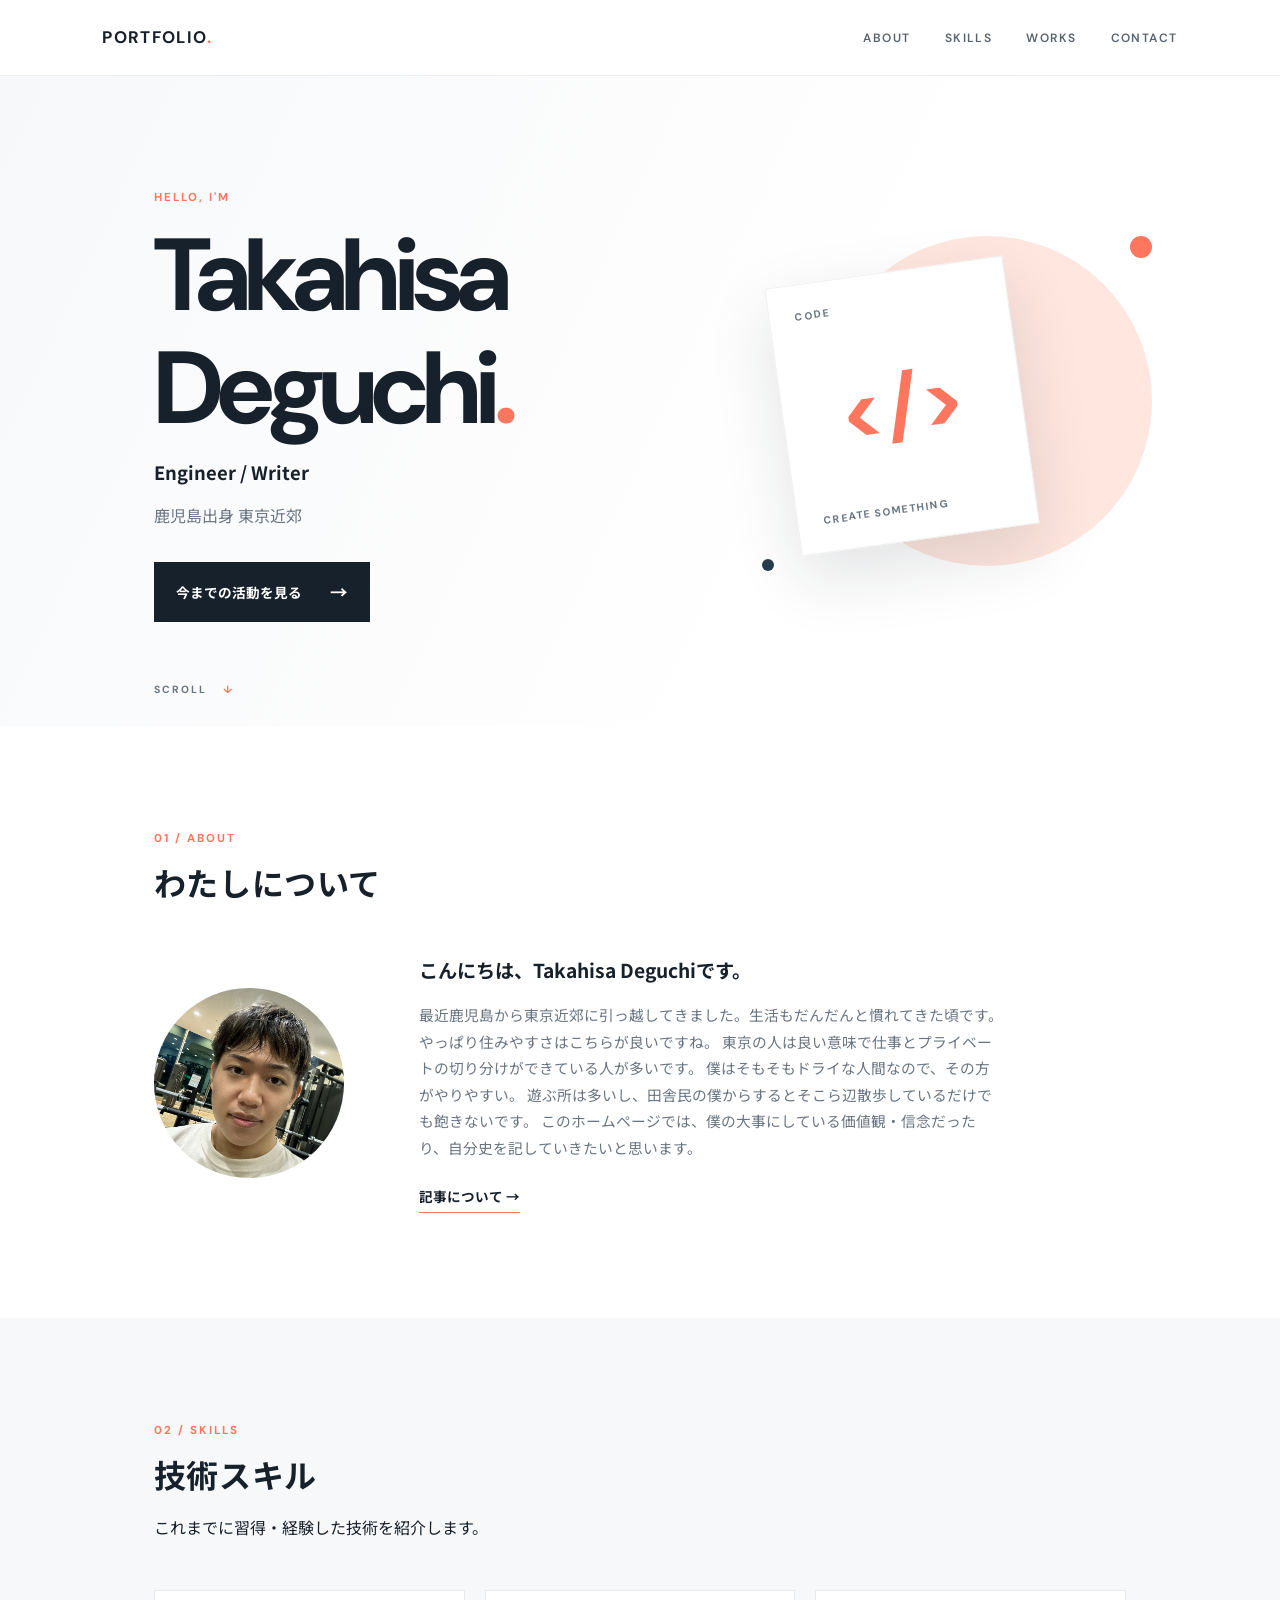
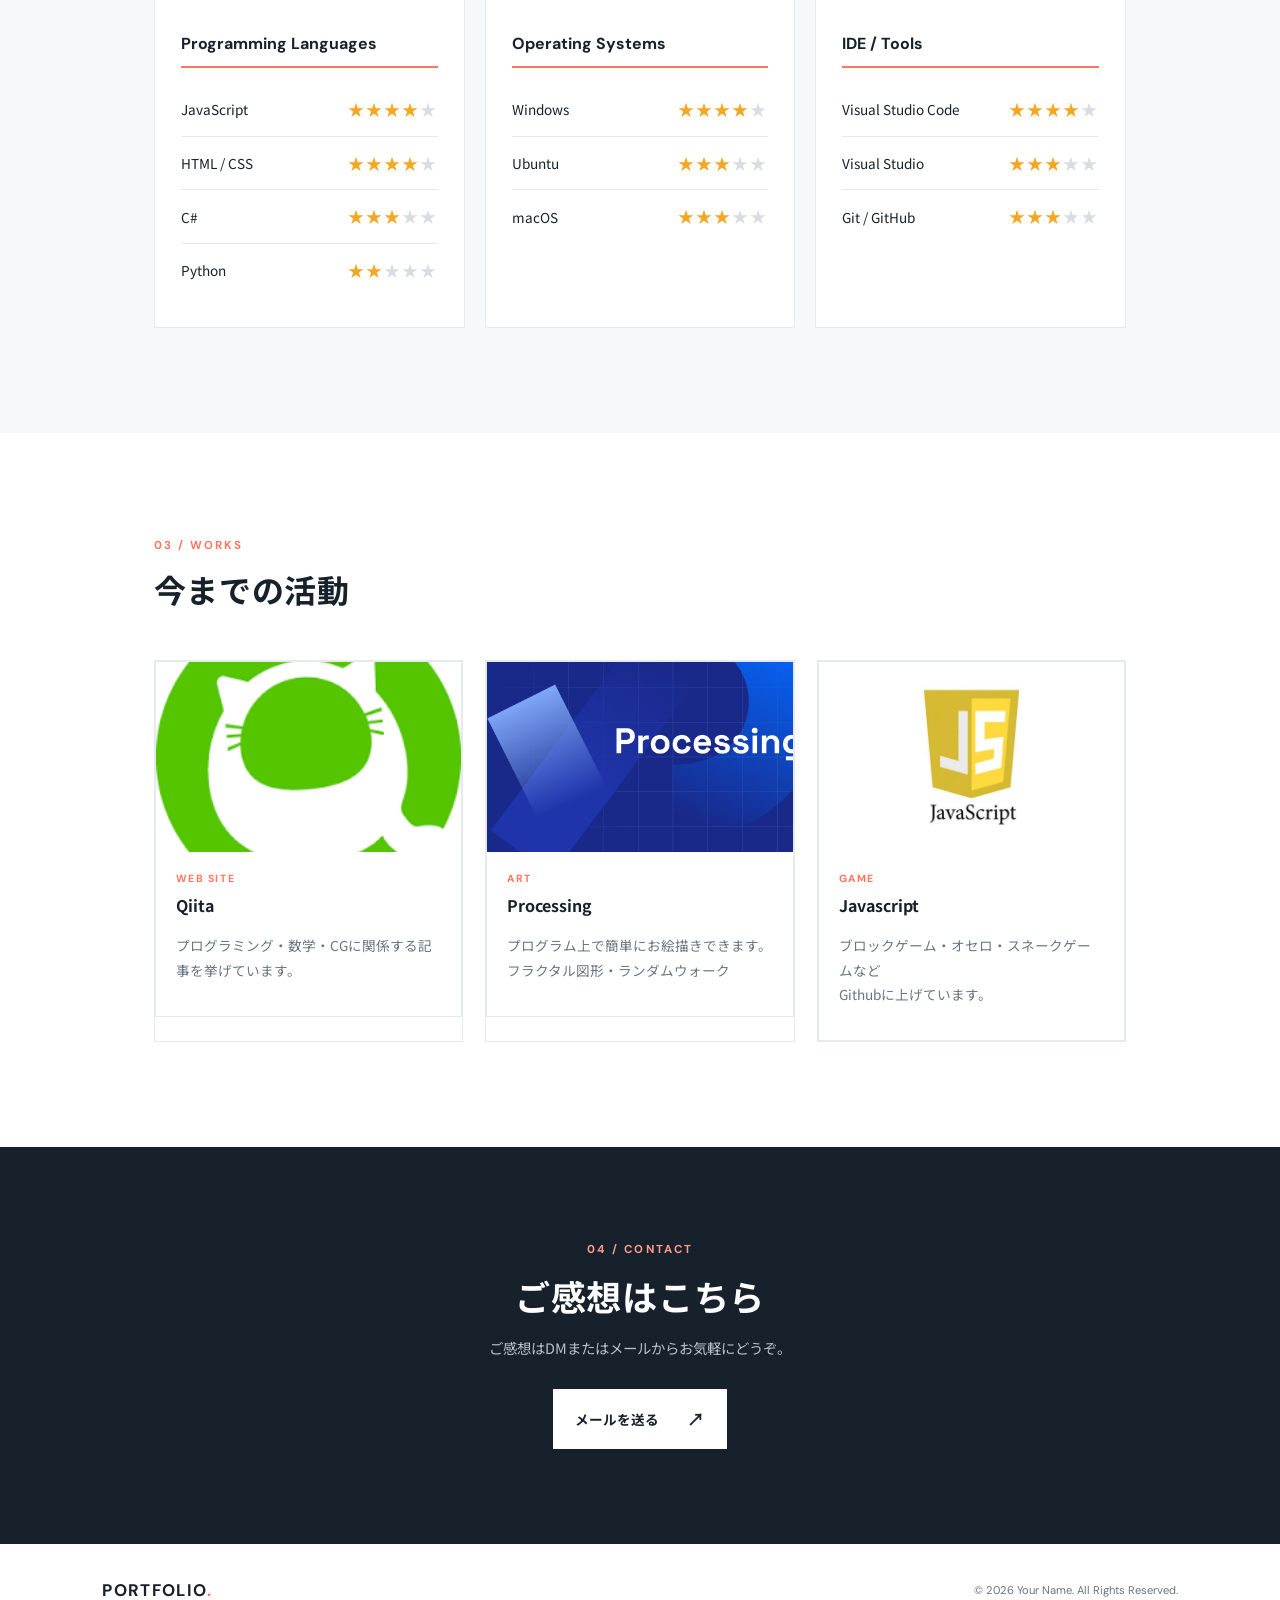
<file: MyHomePage/index.html>
<!DOCTYPE html>
<html lang="ja">
<head>
  <meta charset="UTF-8">
  <meta name="viewport" content="width=device-width, initial-scale=1.0">
  <meta name="description" content="プロフィール、スキル、制作実績を紹介するポートフォリオサイトです。">
  <title>Portfolio | Takahisa Deguchi</title>
  <link rel="preconnect" href="https://fonts.googleapis.com">
  <link rel="preconnect" href="https://fonts.gstatic.com" crossorigin>
  <link href="https://fonts.googleapis.com/css2?family=Noto+Sans+JP:wght@400;500;700&display=swap" rel="stylesheet">
  <link rel="stylesheet" href="css/style.css">
  <script src="script.js" defer></script>
</head>
<body>
  <header class="site-header">
    <a class="logo" href="#home">PORTFOLIO<span>.</span></a>
    <button class="menu-toggle" aria-label="メニューを開く" aria-expanded="false">☰</button>
    <nav class="nav" aria-label="メインナビゲーション">
      <a href="#about">ABOUT</a>
      <a href="#skills">SKILLS</a>
      <a href="#works">WORKS</a>
      <a href="#contact">CONTACT</a>
    </nav>
  </header>

  <main>
    <section class="hero" id="home">
      <div class="hero-content">
        <p class="eyebrow">HELLO, I'M</p>
        <h1>Takahisa Deguchi<span>.</span></h1>
        <p class="hero-lead">Engineer / Writer</p>
        <p class="hero-description">鹿児島出身 東京近郊</p>
        <a class="button" href="#works">今までの活動を見る <span>→</span></a>
      </div>
      <div class="hero-art" aria-hidden="true">
        <div class="art-circle"></div>
        <div class="art-card"><span>CODE</span><strong>&lt;/&gt;</strong><small>CREATE SOMETHING</small></div>
        <div class="art-dot dot-one"></div><div class="art-dot dot-two"></div>
      </div>
      <a class="scroll-cue" href="#about">SCROLL <span>↓</span></a>
    </section>

    <section class="section about" id="about">
      <div class="section-heading"><p class="eyebrow">01 / ABOUT</p><h2>わたしについて</h2></div>
      <div class="about-body">
        <div class="avatar">
          <img src="images/profile1.JPG" alt="プロフィール画像">
        </div>
        <div>
          <h3>こんにちは、Takahisa Deguchiです。</h3>
          <p>最近鹿児島から東京近郊に引っ越してきました。生活もだんだんと慣れてきた頃です。やっぱり住みやすさはこちらが良いですね。
            東京の人は良い意味で仕事とプライベートの切り分けができている人が多いです。
            僕はそもそもドライな人間なので、その方がやりやすい。
            遊ぶ所は多いし、田舎民の僕からするとそこら辺散歩しているだけでも飽きないです。
            このホームページでは、僕の大事にしている価値観・信念だったり、自分史を記していきたいと思います。
          </p>
          <a class="text-link" href="about.html">記事について →</a>
        </div>
      </div>
    </section>

    <section class="section skills" id="skills">
      <div class="section-heading">
        <p class="eyebrow">02 / SKILLS</p>
        <h2>技術スキル</h2>
        <p>これまでに習得・経験した技術を紹介します。</p>
      </div>
    
      <div class="skill-grid">
    
        <!-- Programming Languages -->
        <div class="skill-card">
          <h3>Programming Languages</h3>
          <div class="skill-item">
            <span>JavaScript</span>
            <span class="stars">★★★★<span>★</span></span>
          </div>
          <div class="skill-item">
            <span>HTML / CSS</span>
            <span class="stars">★★★★<span>★</span></span>
          </div>
          <div class="skill-item">
            <span>C#</span>
            <span class="stars">★★★<span>★★</span></span>
          </div>
          <div class="skill-item">
            <span>Python</span>
            <span class="stars">★★<span>★★★</span></span>
          </div>
        </div>
    
        <!-- OS -->
        <div class="skill-card">
          <h3>Operating Systems</h3>
          <div class="skill-item">
            <span>Windows</span>
            <span class="stars">★★★★<span>★</span></span>
          </div>
          <div class="skill-item">
            <span>Ubuntu</span>
            <span class="stars">★★★<span>★★</span></span>
          </div>
          <div class="skill-item">
            <span>macOS</span>
            <span class="stars">★★★<span>★★</span></span>
          </div>
        </div>
    
        <!-- IDE -->
        <div class="skill-card">
          <h3>IDE / Tools</h3>
          <div class="skill-item">
            <span>Visual Studio Code</span>
            <span class="stars">★★★★<span>★</span></span>
          </div>
          <div class="skill-item">
            <span>Visual Studio</span>
            <span class="stars">★★★<span>★★</span></span>
          </div>
          <div class="skill-item">
            <span>Git / GitHub</span>
            <span class="stars">★★★<span>★★</span></span>
          </div>
        </div>
      </div>
    </section>

    <section class="section works" id="works">
      <div class="section-heading"><p class="eyebrow">03 / WORKS</p><h2>今までの活動</h2></div>
      <div class="work-grid">
        <a href="https://qiita.com/TakaTech9021?page=1" target="_blank" rel="noopener noreferrer" class="work-card">
          <article class="work-card"><div class="work-visual visual-one"></div><div class="work-info"><p class="work-type">WEB SITE</p><h3>Qiita</h3><p>プログラミング・数学・CGに関係する記事を挙げています。</p></div></article>
        </a>
        <a href="https://openprocessing.org/@u330517/#sketches" target="_blank" rel="noopener noreferrer" class="work-card">
          <article class="work-card"><div class="work-visual visual-two"></div><div class="work-info"><p class="work-type">ART</p><h3>Processing</h3><p>プログラム上で簡単にお絵描きできます。<br>フラクタル図形・ランダムウォーク</br></p></div></article>
        </a>
        <a href="https://github.com/TakaTech9021/game" target="_blank" rel="noopener noreferrer" class="work-card">
          <article class="work-card"><div class="work-visual visual-three"></div><div class="work-info"><p class="work-type">GAME</p><h3>Javascript</h3><p>ブロックゲーム・オセロ・スネークゲームなど<br>Githubに上げています。</br></p></div></article>
        </a>
      </div>
    </section>

    <section class="contact" id="contact">
      <p class="eyebrow">04 / CONTACT</p><h2>ご感想はこちら</h2>
      <p>ご感想はDMまたはメールからお気軽にどうぞ。</p>
      <a class="button button-light" href="mailto:takafitber.qh802@gmail.com">メールを送る <span>↗</span></a>
    </section>
  </main>

  <footer><a class="logo" href="#home">PORTFOLIO<span>.</span></a><p>© <span id="year"></span> Your Name. All Rights Reserved.</p></footer>
</body>
</html>
</file>
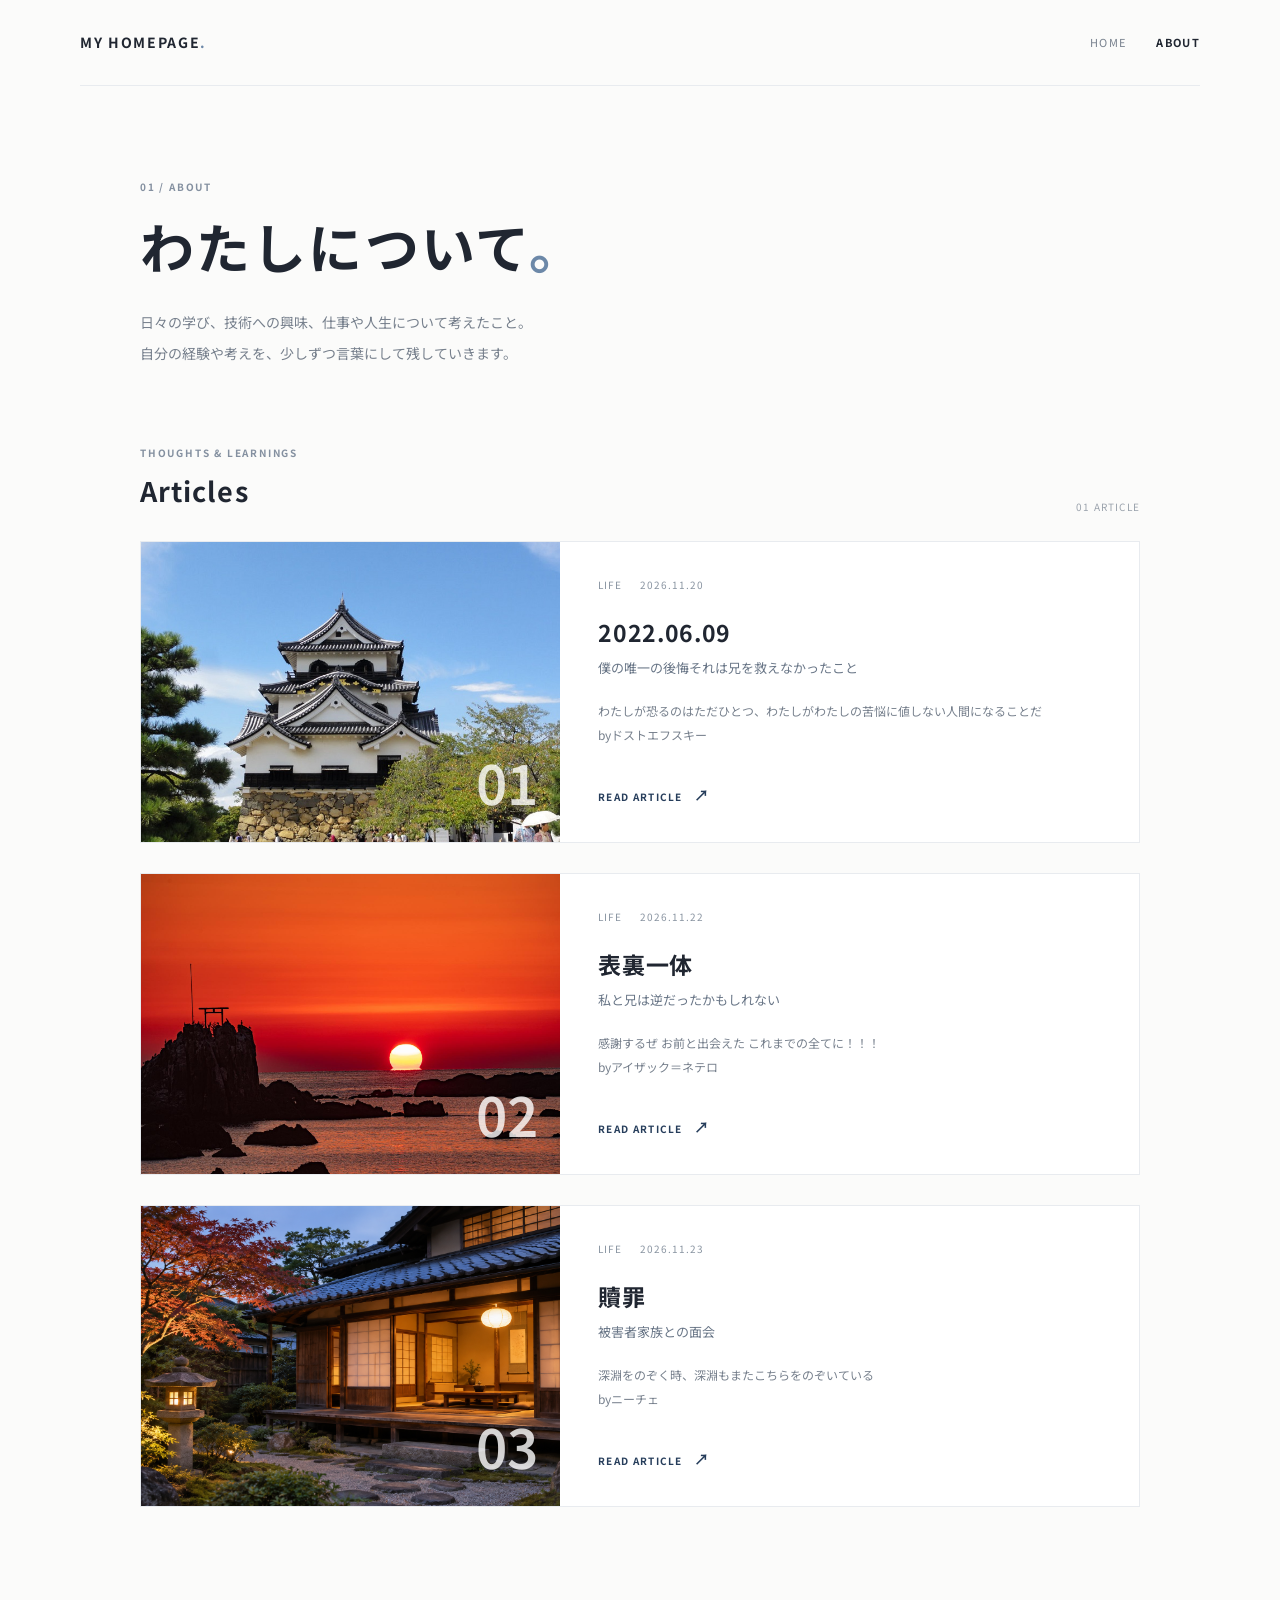
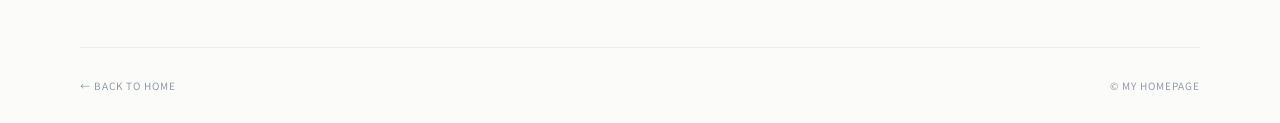
<file: MyHomePage/about.html>
<!DOCTYPE html>
<html lang="ja">
<head>
  <meta charset="UTF-8">
  <meta name="viewport" content="width=device-width, initial-scale=1.0">
  <meta name="description" content="日々の学びや経験、考えをまとめた記事一覧です。">
  <title>About | MyHomePage</title>
  <link rel="preconnect" href="https://fonts.googleapis.com">
  <link rel="preconnect" href="https://fonts.gstatic.com" crossorigin>
  <link href="https://fonts.googleapis.com/css2?family=Noto+Sans+JP:wght@400;500;600;700&display=swap" rel="stylesheet">
  <link rel="stylesheet" href="css/about.css">
</head>
<body>
  <header class="site-header">
    <a class="site-logo" href="index.html">MY HOMEPAGE<span>.</span></a>
    <nav aria-label="メインナビゲーション">
      <a href="index.html">HOME</a>
      <a class="active" href="about.html">ABOUT</a>
    </nav>
  </header>

  <main class="page-wrap">
    <section class="intro">
      <p class="eyebrow">01 / ABOUT</p>
      <h1>わたしについて<span>。</span></h1>
      <p class="lead">日々の学び、技術への興味、仕事や人生について考えたこと。<br>自分の経験や考えを、少しずつ言葉にして残していきます。</p>
    </section>

    <section class="articles-section" aria-labelledby="articles-heading">
      <div class="section-heading">
        <div>
          <p class="eyebrow">THOUGHTS &amp; LEARNINGS</p>
          <h2 id="articles-heading">Articles</h2>
        </div>
        <span class="article-count">01 ARTICLE</span>
      </div>

      <a class="article-card" href="articles/article01.html">
        <div class="card-image" role="img" aria-label="彦根城">
          <span class="image-label">01</span>
        </div>
        <div class="card-content">
          <div class="card-meta"><span>LIFE</span><span>2026.11.20</span></div>
          <h3>2022.06.09</h3>
          <p class="card-subtitle">僕の唯一の後悔それは兄を救えなかったこと</p>
          <p class="card-description">わたしが恐るのはただひとつ、わたしがわたしの苦悩に値しない人間になることだ<br>byドストエフスキー</br></p>
          <span class="read-link">READ ARTICLE <span aria-hidden="true">↗</span></span>
        </div>
      </a>

      <a class="article-card" href="articles/article02.html">
        <div class="card-image2" role="img" aria-label="阿久根の夕陽">
          <span class="image-label">02</span>
        </div>
      
        <div class="card-content">
          <div class="card-meta"><span>LIFE</span>2026.11.22</div>
      
          <h3>表裏一体</h3>
          <p class="card-subtitle">私と兄は逆だったかもしれない</p>
      
          <p class="card-description">
            感謝するぜ お前と出会えた これまでの全てに！！！<br>byアイザック＝ネテロ</br>
          </p>
      
          <div class="read-link">READ ARTICLE <span>↗</span></div>
        </div>
      </a>

      <a class="article-card" href="articles/article03.html">
        <div class="card-image3" role="img" aria-label="日本家屋">
          <span class="image-label">03</span>
        </div>
      
        <div class="card-content">
          <div class="card-meta"><span>LIFE</span>2026.11.23</div>
      
          <h3>贖罪</h3>
          <p class="card-subtitle">被害者家族との面会</p>
      
          <p class="card-description">
            深淵をのぞく時、深淵もまたこちらをのぞいている<br>byニーチェ
          </p>
      
          <div class="read-link">READ ARTICLE <span>↗</span></div>
        </div>
      </a>

    </section>
  </main>


  <footer class="site-footer">
    <a href="index.html">← BACK TO HOME</a>
    <span>© MY HOMEPAGE</span>
  </footer>
</body>
</html>
</file>
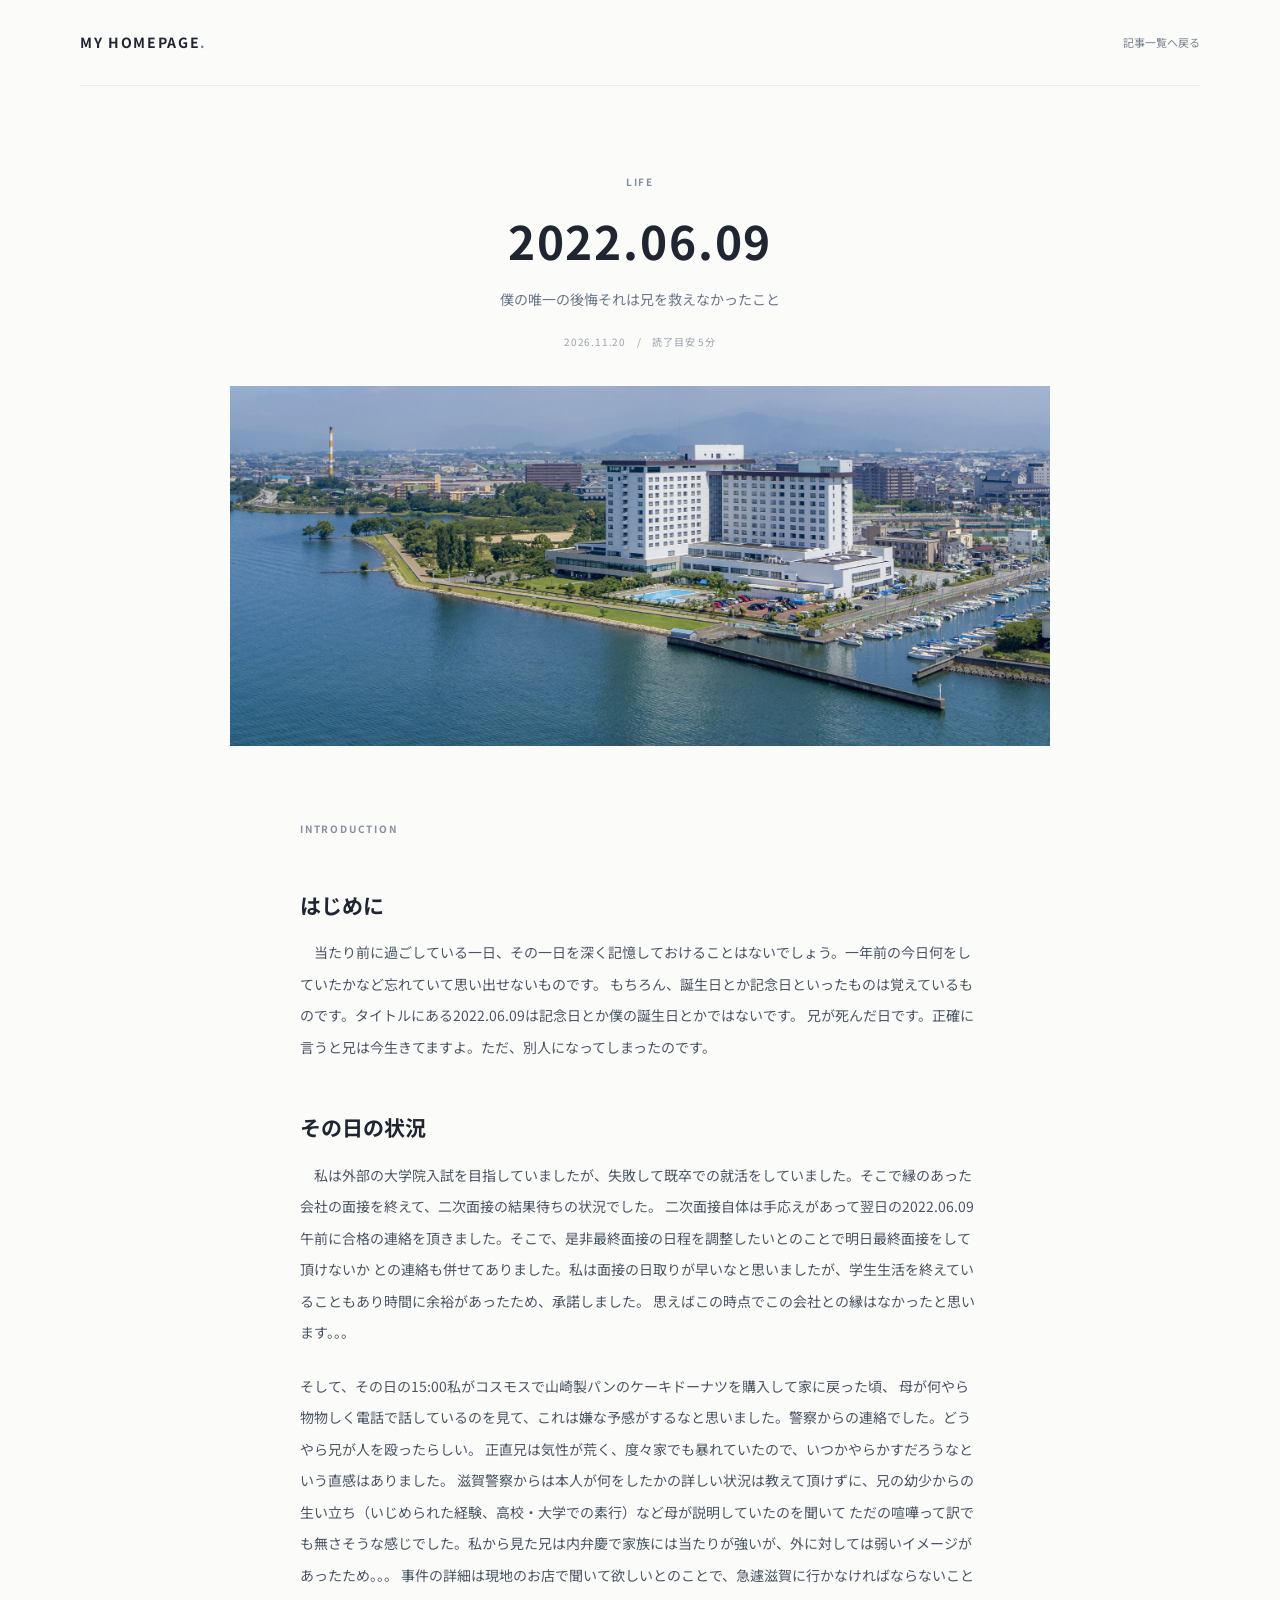
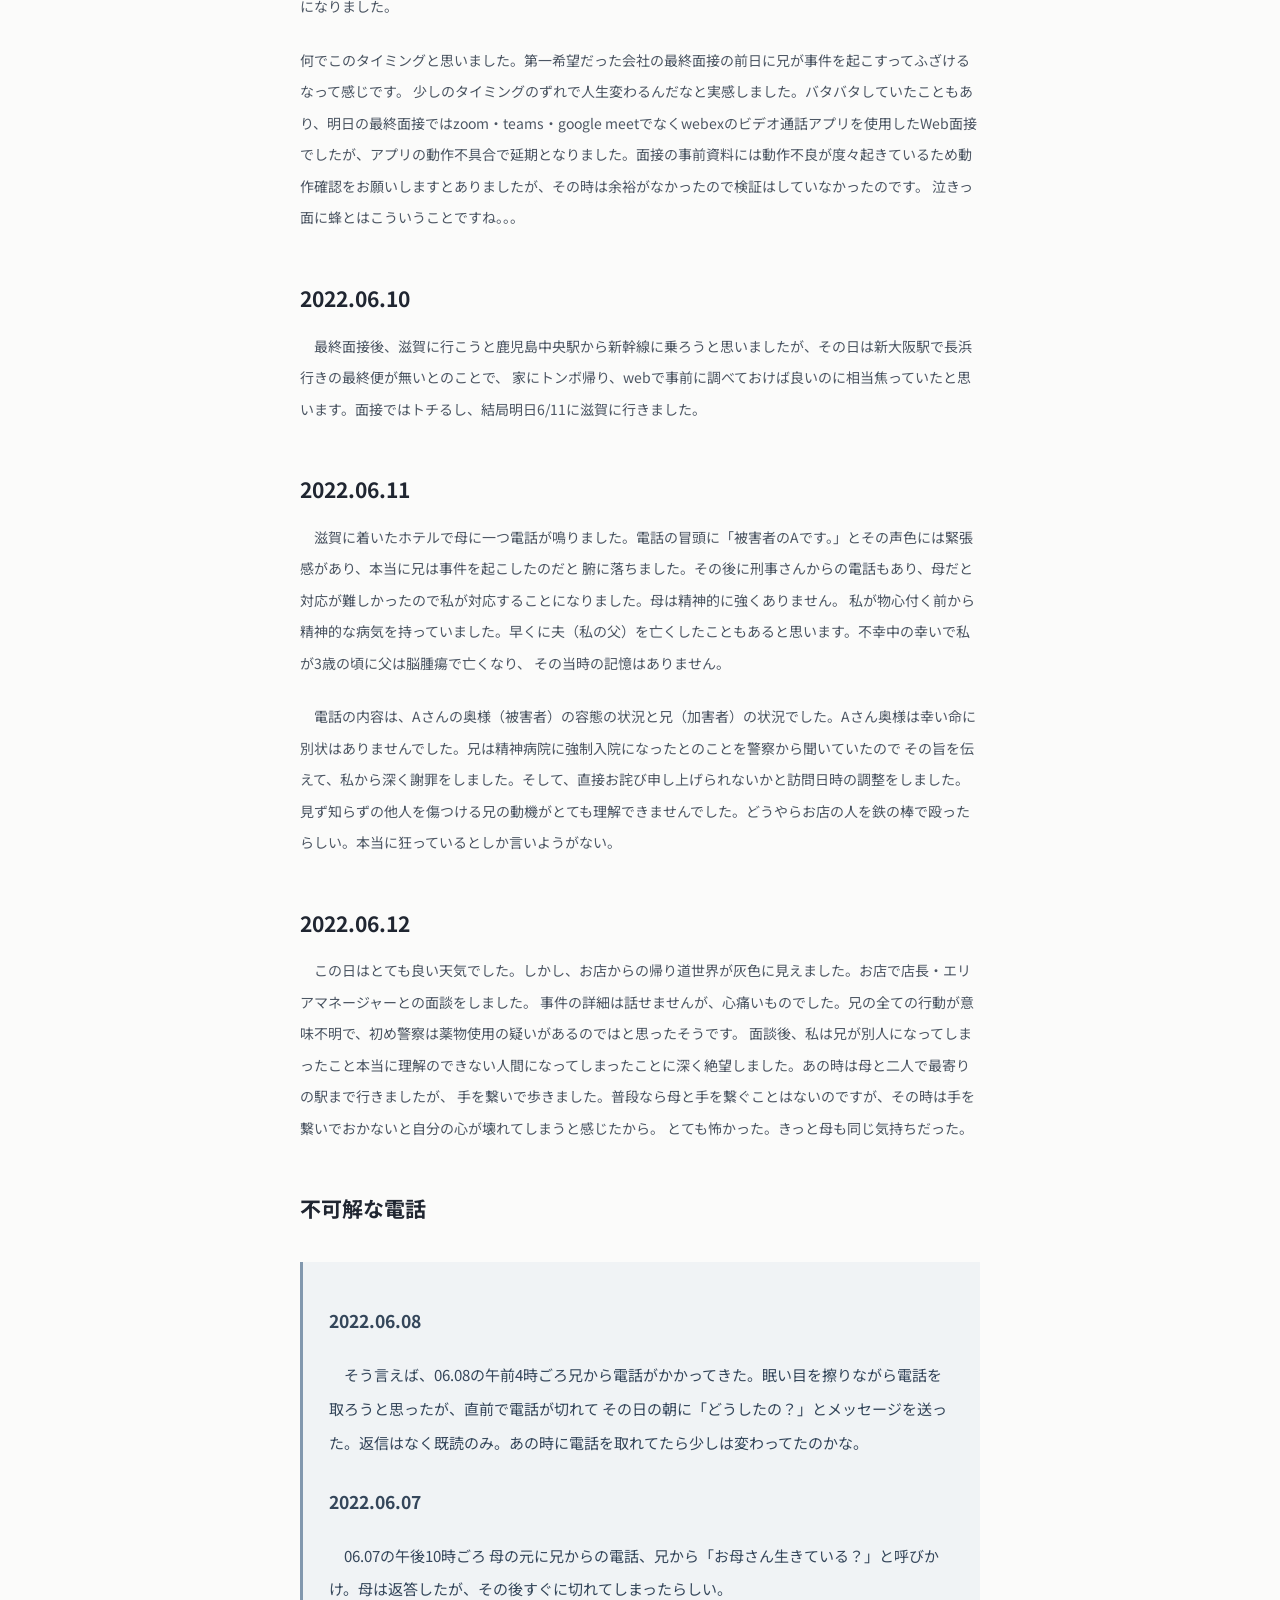
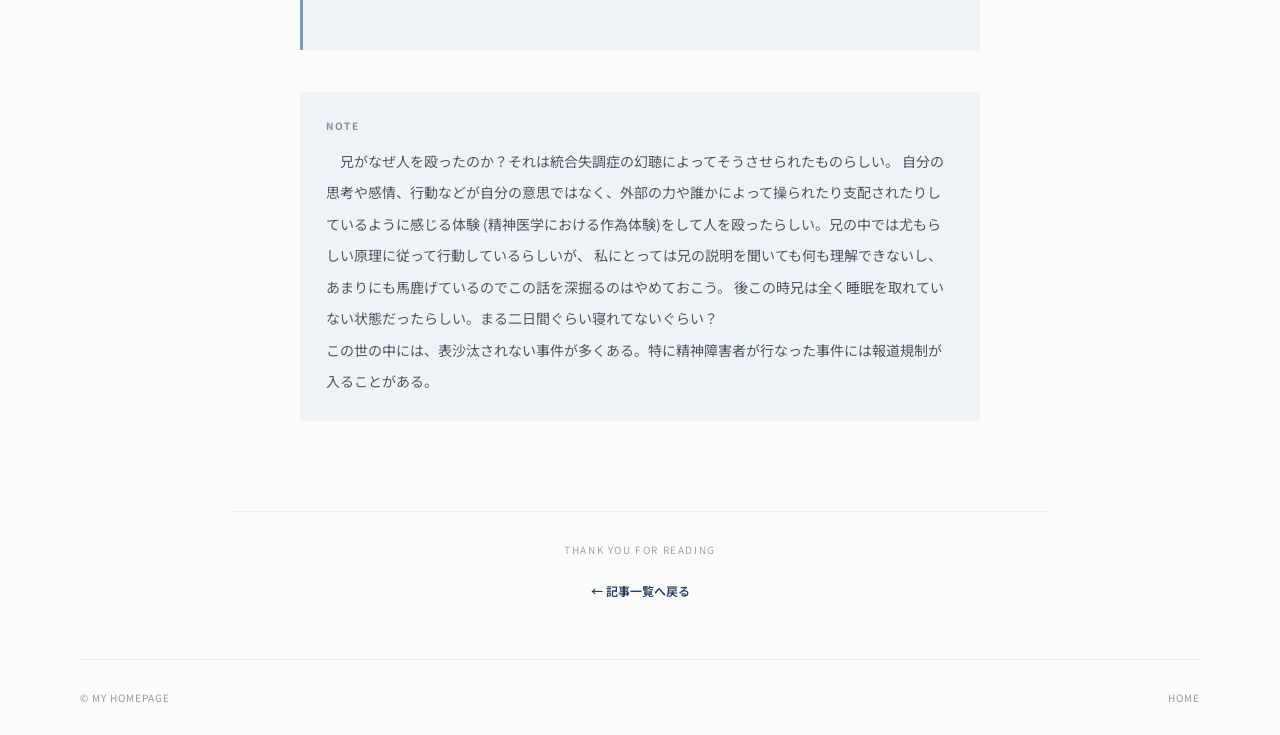
<file: MyHomePage/articles/article01.html>
<!DOCTYPE html>
<html lang="ja">
<head>
  <meta charset="UTF-8">
  <meta name="viewport" content="width=device-width, initial-scale=1.0">
  <meta name="description" content="私の兄についての記事です。">
  <title>2022.06.09 | MyHomePage</title>
  <link rel="preconnect" href="https://fonts.googleapis.com">
  <link rel="preconnect" href="https://fonts.gstatic.com" crossorigin>
  <link href="https://fonts.googleapis.com/css2?family=Noto+Sans+JP:wght@400;500;600;700&display=swap" rel="stylesheet">
  <link rel="stylesheet" href="../css/article.css">
</head>
<body>
  <header class="site-header">
    <a class="site-logo" href="../index.html">MY HOMEPAGE<span>.</span></a>
    <a class="back-top" href="../about.html">記事一覧へ戻る</a>
  </header>

  <main>
    <article class="article">
      <header class="article-header">
        <p class="eyebrow">LIFE</p>
        <h1>2022.06.09<span></span></h1>
        <p class="article-subtitle">僕の唯一の後悔それは兄を救えなかったこと</p>
        <p class="article-date">2026.11.20　/　読了目安 5分</p>
      </header>

      <div class="article-cover" role="img" aria-label="長浜グランドホテル">
      </div>

      <div class="article-body">
        <p class="eyebrow">INTRODUCTION</p>
        <h2>はじめに</h2>
        <p>　当たり前に過ごしている一日、その一日を深く記憶しておけることはないでしょう。一年前の今日何をしていたかなど忘れていて思い出せないものです。
          もちろん、誕生日とか記念日といったものは覚えているものです。タイトルにある2022.06.09は記念日とか僕の誕生日とかではないです。
          兄が死んだ日です。正確に言うと兄は今生きてますよ。ただ、別人になってしまったのです。
        </p>

        <h2>その日の状況</h2>
        <p>　私は外部の大学院入試を目指していましたが、失敗して既卒での就活をしていました。そこで縁のあった会社の面接を終えて、二次面接の結果待ちの状況でした。
          二次面接自体は手応えがあって翌日の2022.06.09午前に合格の連絡を頂きました。そこで、是非最終面接の日程を調整したいとのことで明日最終面接をして頂けないか
          との連絡も併せてありました。私は面接の日取りが早いなと思いましたが、学生生活を終えていることもあり時間に余裕があったため、承諾しました。
          思えばこの時点でこの会社との縁はなかったと思います。。。</p>
        <p>そして、その日の15:00私がコスモスで山崎製パンのケーキドーナツを購入して家に戻った頃、
          母が何やら物物しく電話で話しているのを見て、これは嫌な予感がするなと思いました。警察からの連絡でした。どうやら兄が人を殴ったらしい。
          正直兄は気性が荒く、度々家でも暴れていたので、いつかやらかすだろうなという直感はありました。
          滋賀警察からは本人が何をしたかの詳しい状況は教えて頂けずに、兄の幼少からの生い立ち（いじめられた経験、高校・大学での素行）など母が説明していたのを聞いて
          ただの喧嘩って訳でも無さそうな感じでした。私から見た兄は内弁慶で家族には当たりが強いが、外に対しては弱いイメージがあったため。。。
          事件の詳細は現地のお店で聞いて欲しいとのことで、急遽滋賀に行かなければならないことになりました。</p>
        <p>
          何でこのタイミングと思いました。第一希望だった会社の最終面接の前日に兄が事件を起こすってふざけるなって感じです。
          少しのタイミングのずれで人生変わるんだなと実感しました。バタバタしていたこともあり、明日の最終面接ではzoom・teams・google meetでなくwebexのビデオ通話アプリを使用したWeb面接
          でしたが、アプリの動作不具合で延期となりました。面接の事前資料には動作不良が度々起きているため動作確認をお願いしますとありましたが、その時は余裕がなかったので検証はしていなかったのです。
          泣きっ面に蜂とはこういうことですね。。。
        </p>

        <h2>2022.06.10</h2>
        <p>　最終面接後、滋賀に行こうと鹿児島中央駅から新幹線に乗ろうと思いましたが、その日は新大阪駅で長浜行きの最終便が無いとのことで、
          家にトンボ帰り、webで事前に調べておけば良いのに相当焦っていたと思います。面接ではトチるし、結局明日6/11に滋賀に行きました。
        </p>

        <h2>2022.06.11</h2>
        <p>
          　滋賀に着いたホテルで母に一つ電話が鳴りました。電話の冒頭に「被害者のAです。」とその声色には緊張感があり、本当に兄は事件を起こしたのだと
          腑に落ちました。その後に刑事さんからの電話もあり、母だと対応が難しかったので私が対応することになりました。母は精神的に強くありません。
          私が物心付く前から精神的な病気を持っていました。早くに夫（私の父）を亡くしたこともあると思います。不幸中の幸いで私が3歳の頃に父は脳腫瘍で亡くなり、
          その当時の記憶はありません。
        </p>

        <p>
          　電話の内容は、Aさんの奥様（被害者）の容態の状況と兄（加害者）の状況でした。Aさん奥様は幸い命に別状はありませんでした。兄は精神病院に強制入院になったとのことを警察から聞いていたので
          その旨を伝えて、私から深く謝罪をしました。そして、直接お詫び申し上げられないかと訪問日時の調整をしました。
          見ず知らずの他人を傷つける兄の動機がとても理解できませんでした。どうやらお店の人を鉄の棒で殴ったらしい。本当に狂っているとしか言いようがない。
        </p>

        <h2>2022.06.12</h2>
        <p>
          　この日はとても良い天気でした。しかし、お店からの帰り道世界が灰色に見えました。お店で店長・エリアマネージャーとの面談をしました。
          事件の詳細は話せませんが、心痛いものでした。兄の全ての行動が意味不明で、初め警察は薬物使用の疑いがあるのではと思ったそうです。
          面談後、私は兄が別人になってしまったこと本当に理解のできない人間になってしまったことに深く絶望しました。あの時は母と二人で最寄りの駅まで行きましたが、
          手を繋いで歩きました。普段なら母と手を繋ぐことはないのですが、その時は手を繋いでおかないと自分の心が壊れてしまうと感じたから。
          とても怖かった。きっと母も同じ気持ちだった。
        </p>

        <h2>不可解な電話</h2>
        <blockquote>
          <h3>2022.06.08</h3>        
          <p>　そう言えば、06.08の午前4時ごろ兄から電話がかかってきた。眠い目を擦りながら電話を取ろうと思ったが、直前で電話が切れて
            その日の朝に「どうしたの？」とメッセージを送った。返信はなく既読のみ。あの時に電話を取れてたら少しは変わってたのかな。
          </p>
          <h3>2022.06.07</h3>
          <p>　06.07の午後10時ごろ 母の元に兄からの電話、兄から「お母さん生きている？」と呼びかけ。母は返答したが、その後すぐに切れてしまったらしい。</p>
        </blockquote>

        <div class="article-note">
          <p class="note-label">NOTE</p>
          <p>　兄がなぜ人を殴ったのか？それは統合失調症の幻聴によってそうさせられたものらしい。
            自分の思考や感情、行動などが自分の意思ではなく、外部の力や誰かによって操られたり支配されたりしているように感じる体験
            (精神医学における作為体験)をして人を殴ったらしい。兄の中では尤もらしい原理に従って行動しているらしいが、
            私にとっては兄の説明を聞いても何も理解できないし、あまりにも馬鹿げているのでこの話を深掘るのはやめておこう。
            後この時兄は全く睡眠を取れていない状態だったらしい。まる二日間ぐらい寝れてないぐらい？
            <br>この世の中には、表沙汰されない事件が多くある。特に精神障害者が行なった事件には報道規制が入ることがある。</br>
          </p>
        </div>
      </div>

      <footer class="article-footer">
        <p>THANK YOU FOR READING</p>
        <a href="../about.html">← 記事一覧へ戻る</a>
      </footer>
    </article>
  </main>

  <footer class="site-footer"><span>© MY HOMEPAGE</span><a href="../index.html">HOME</a></footer>
</body>
</html>
</file>
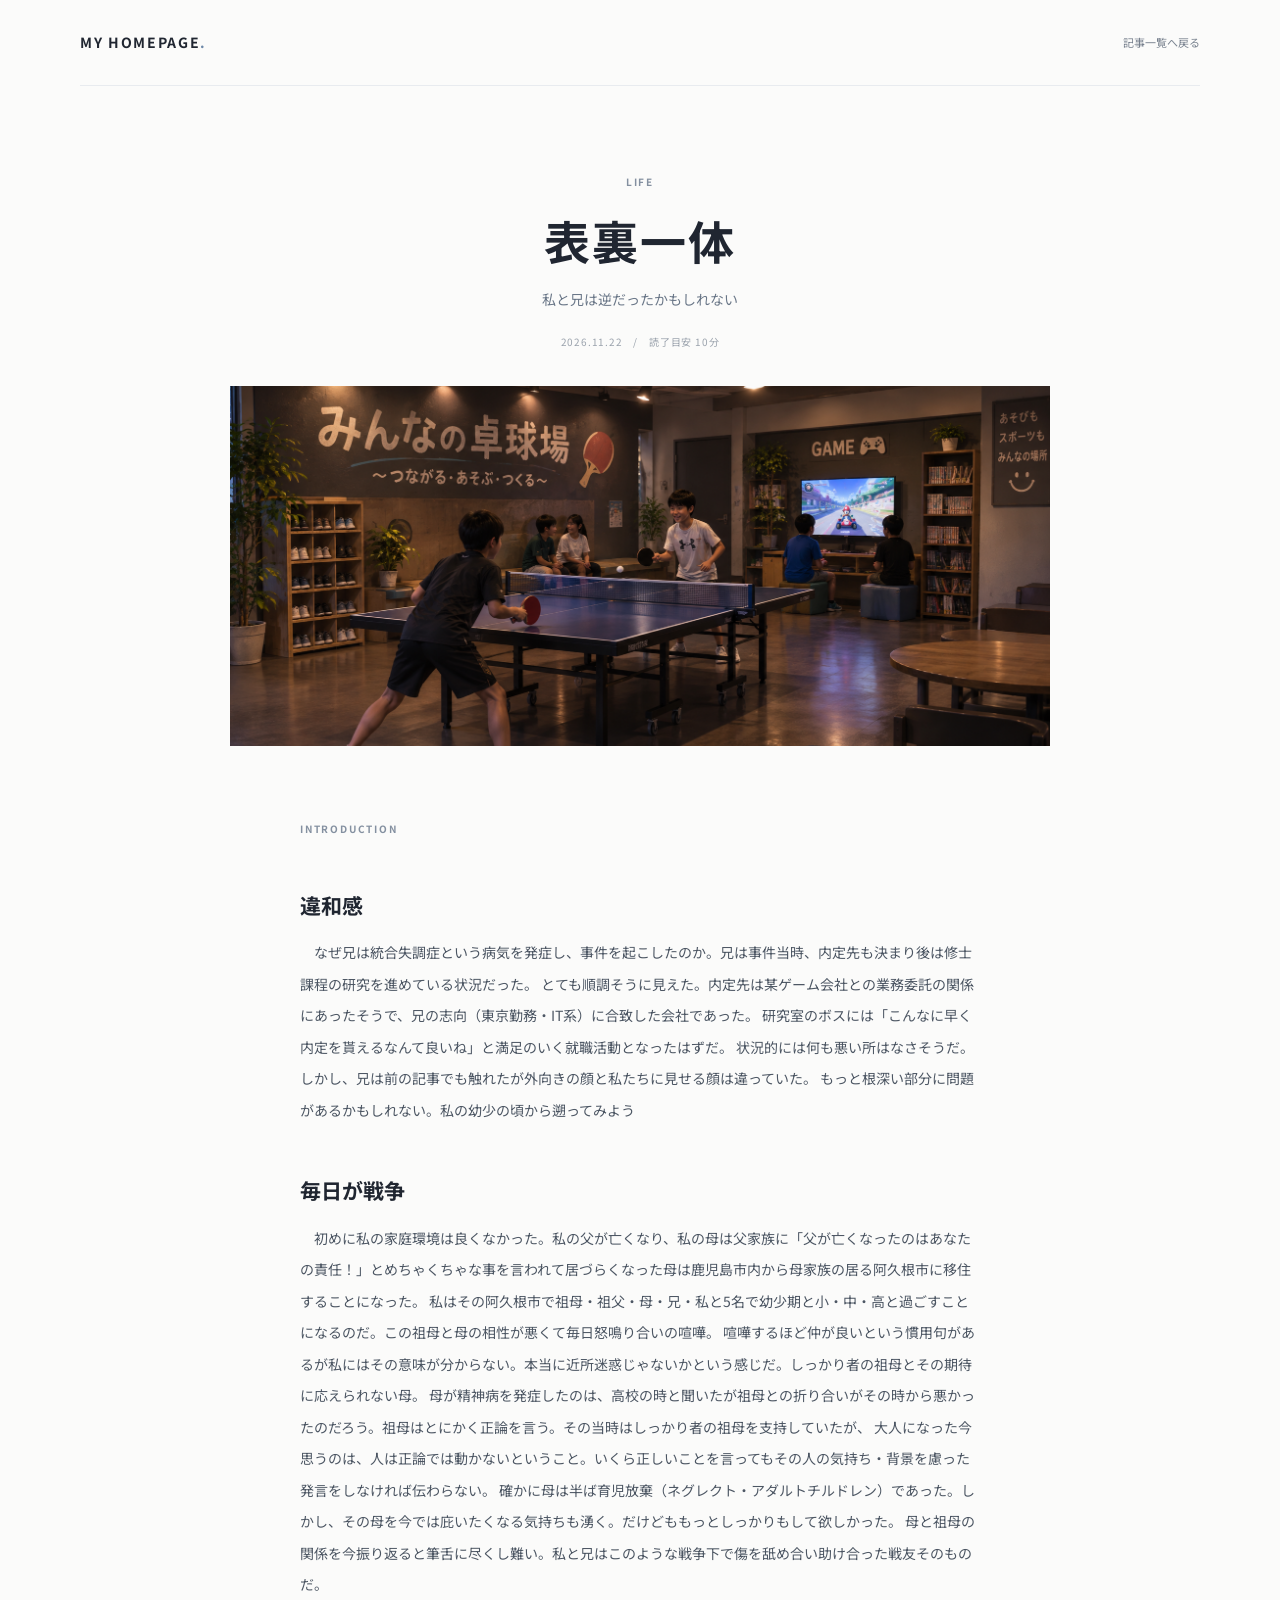
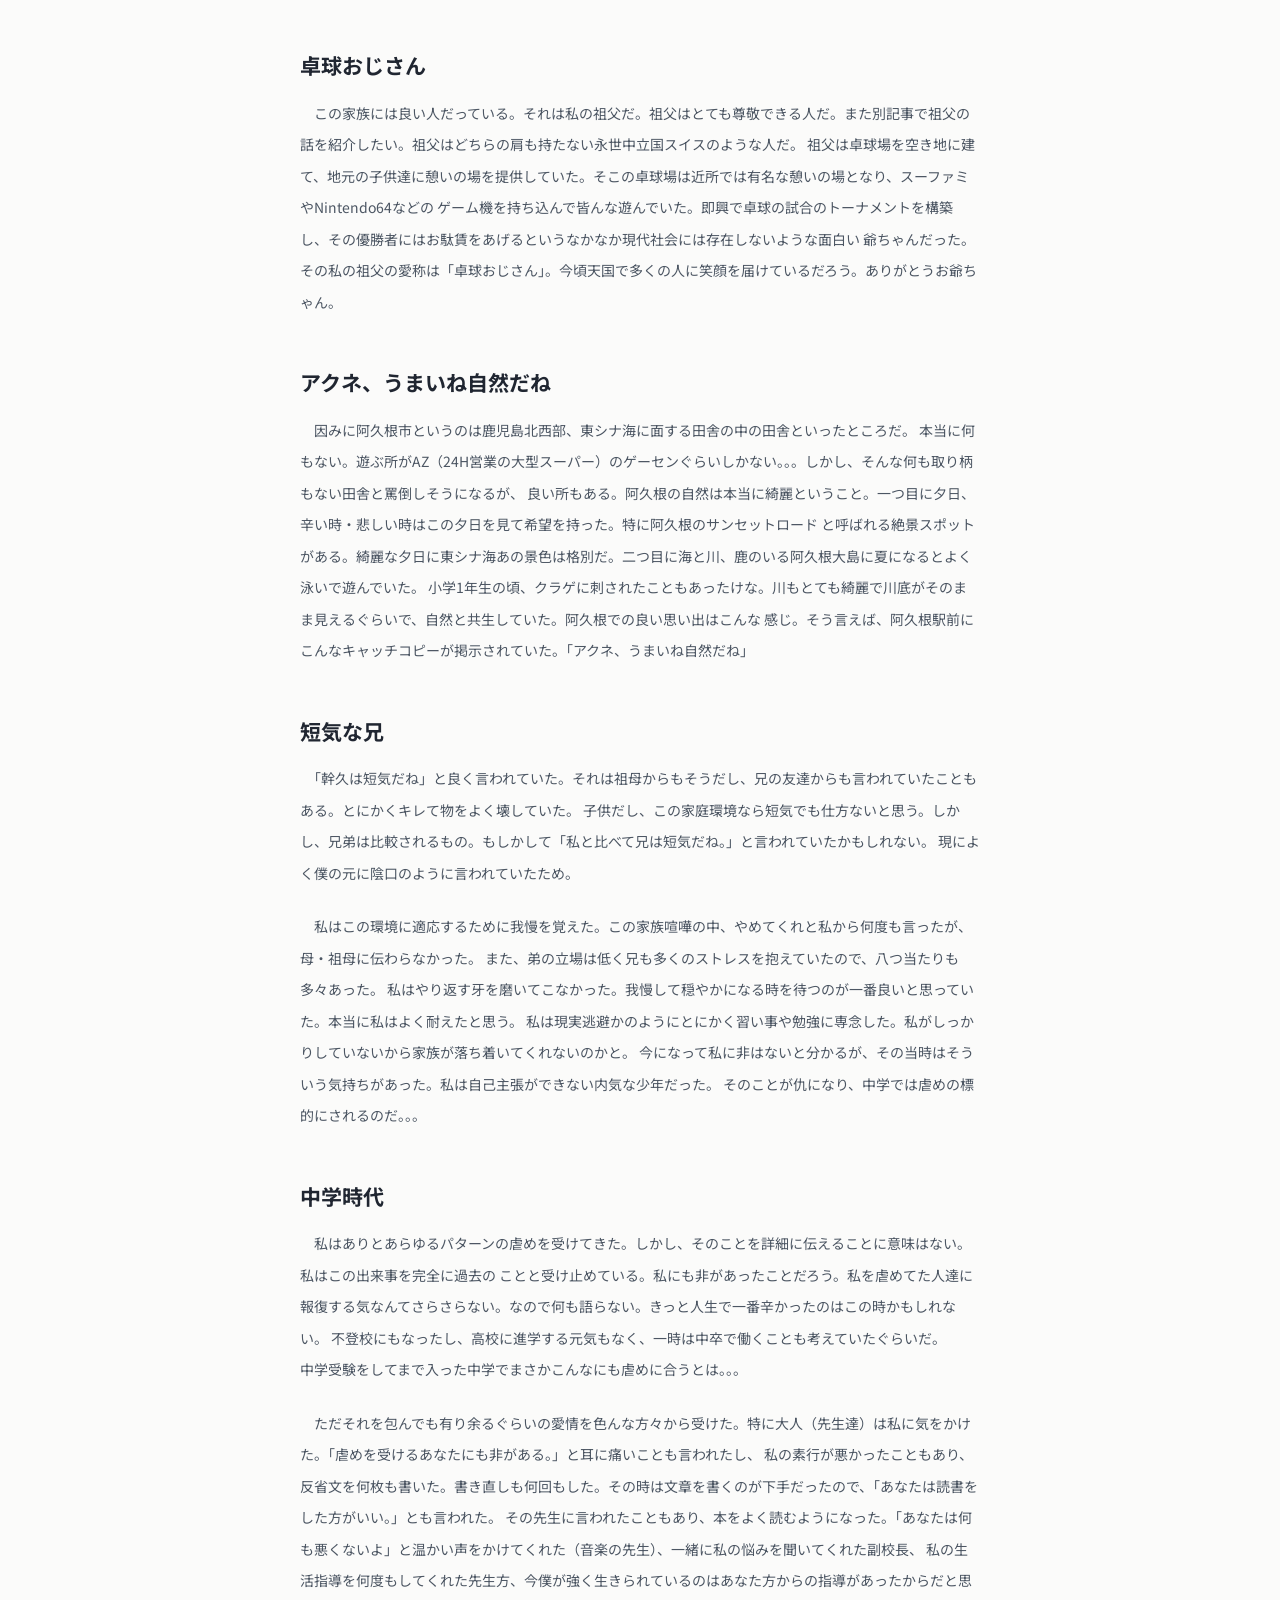
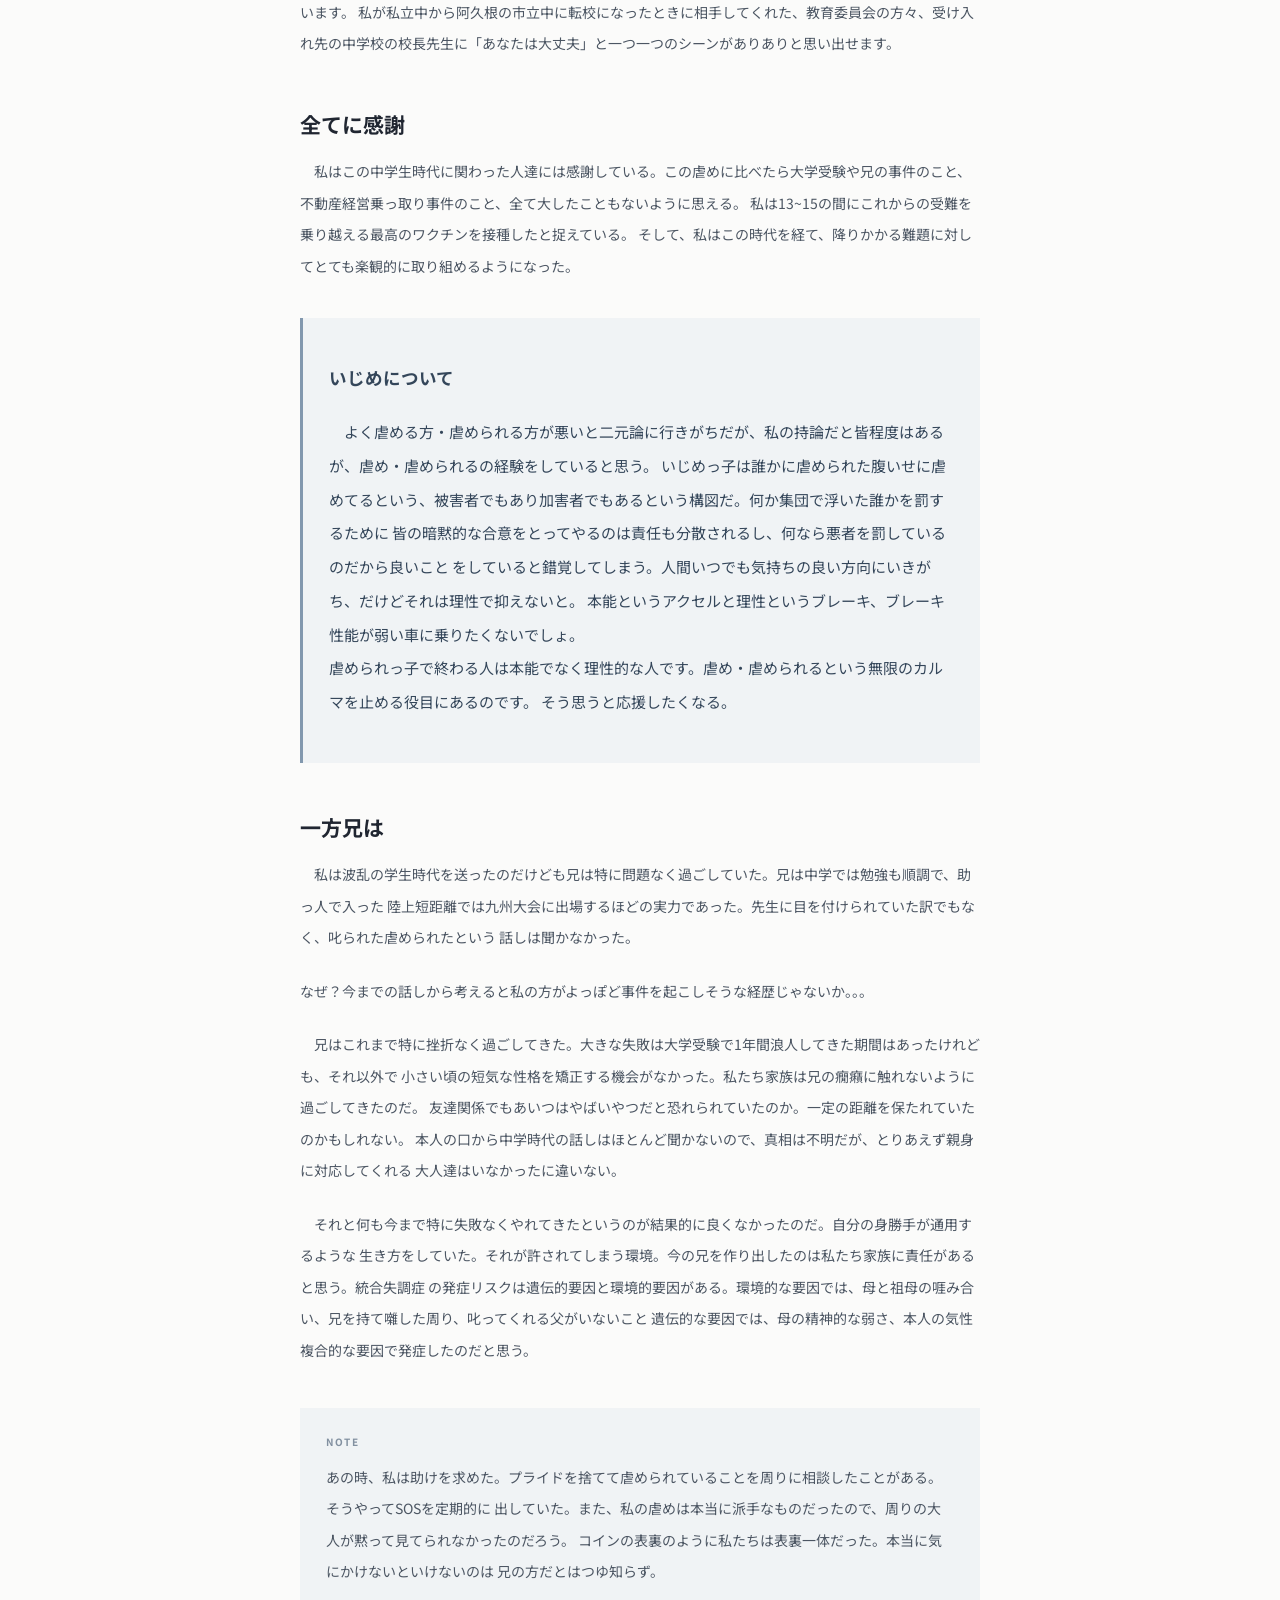
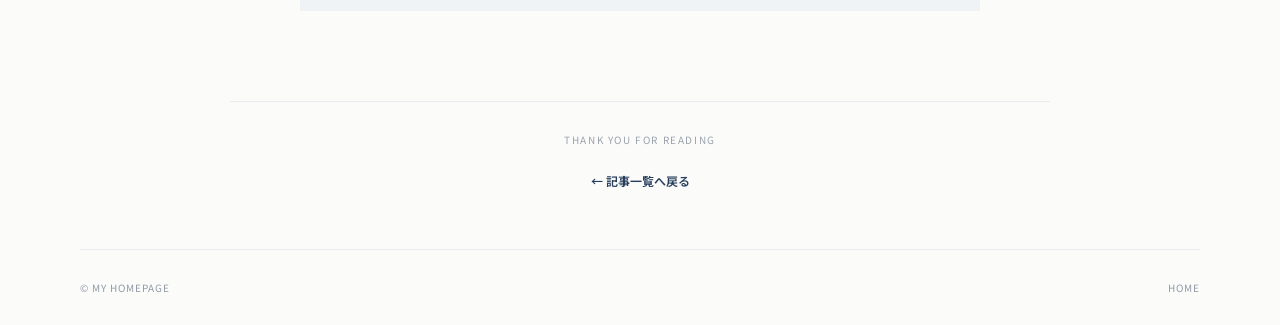
<file: MyHomePage/articles/article02.html>
<!DOCTYPE html>
<html lang="ja">
<head>
  <meta charset="UTF-8">
  <meta name="viewport" content="width=device-width, initial-scale=1.0">
  <meta name="description" content="私の兄についての記事です。">
  <title>表裏一体 | MyHomePage</title>
  <link rel="preconnect" href="https://fonts.googleapis.com">
  <link rel="preconnect" href="https://fonts.gstatic.com" crossorigin>
  <link href="https://fonts.googleapis.com/css2?family=Noto+Sans+JP:wght@400;500;600;700&display=swap" rel="stylesheet">
  <link rel="stylesheet" href="../css/article.css">
</head>
<body>
  <header class="site-header">
    <a class="site-logo" href="../index.html">MY HOMEPAGE<span>.</span></a>
    <a class="back-top" href="../about.html">記事一覧へ戻る</a>
  </header>

  <main>
    <article class="article">
      <header class="article-header">
        <p class="eyebrow">LIFE</p>
        <h1>表裏一体<span></span></h1>
        <p class="article-subtitle">私と兄は逆だったかもしれない</p>
        <p class="article-date">2026.11.22　/　読了目安 10分</p>
      </header>

      <div class="article-cover2" role="img" aria-label="卓球場">
      </div>

      <div class="article-body">
        <p class="eyebrow">INTRODUCTION</p>
        <h2>違和感</h2>
        <p>　なぜ兄は統合失調症という病気を発症し、事件を起こしたのか。兄は事件当時、内定先も決まり後は修士課程の研究を進めている状況だった。
          とても順調そうに見えた。内定先は某ゲーム会社との業務委託の関係にあったそうで、兄の志向（東京勤務・IT系）に合致した会社であった。
          研究室のボスには「こんなに早く内定を貰えるなんて良いね」と満足のいく就職活動となったはずだ。
          状況的には何も悪い所はなさそうだ。しかし、兄は前の記事でも触れたが外向きの顔と私たちに見せる顔は違っていた。
          もっと根深い部分に問題があるかもしれない。私の幼少の頃から遡ってみよう
        </p>

        <h2>毎日が戦争</h2>
        <p>　初めに私の家庭環境は良くなかった。私の父が亡くなり、私の母は父家族に「父が亡くなったのはあなたの責任！」とめちゃくちゃな事を言われて居づらくなった母は鹿児島市内から母家族の居る阿久根市に移住することになった。
          私はその阿久根市で祖母・祖父・母・兄・私と5名で幼少期と小・中・高と過ごすことになるのだ。この祖母と母の相性が悪くて毎日怒鳴り合いの喧嘩。
          喧嘩するほど仲が良いという慣用句があるが私にはその意味が分からない。本当に近所迷惑じゃないかという感じだ。しっかり者の祖母とその期待に応えられない母。
          母が精神病を発症したのは、高校の時と聞いたが祖母との折り合いがその時から悪かったのだろう。祖母はとにかく正論を言う。その当時はしっかり者の祖母を支持していたが、
          大人になった今思うのは、人は正論では動かないということ。いくら正しいことを言ってもその人の気持ち・背景を慮った発言をしなければ伝わらない。
          確かに母は半ば育児放棄（ネグレクト・アダルトチルドレン）であった。しかし、その母を今では庇いたくなる気持ちも湧く。だけどももっとしっかりもして欲しかった。
          母と祖母の関係を今振り返ると筆舌に尽くし難い。私と兄はこのような戦争下で傷を舐め合い助け合った戦友そのものだ。
        </p>
        
        <h2>卓球おじさん</h2>
          　この家族には良い人だっている。それは私の祖父だ。祖父はとても尊敬できる人だ。また別記事で祖父の話を紹介したい。祖父はどちらの肩も持たない永世中立国スイスのような人だ。
          祖父は卓球場を空き地に建て、地元の子供達に憩いの場を提供していた。そこの卓球場は近所では有名な憩いの場となり、スーファミやNintendo64などの
          ゲーム機を持ち込んで皆んな遊んでいた。即興で卓球の試合のトーナメントを構築し、その優勝者にはお駄賃をあげるというなかなか現代社会には存在しないような面白い
          爺ちゃんだった。その私の祖父の愛称は「卓球おじさん」。今頃天国で多くの人に笑顔を届けているだろう。ありがとうお爺ちゃん。
        <p>

        </p>
        
        <h2>アクネ、うまいね自然だね</h2>
        <p>　因みに阿久根市というのは鹿児島北西部、東シナ海に面する田舎の中の田舎といったところだ。
          本当に何もない。遊ぶ所がAZ（24H営業の大型スーパー）のゲーセンぐらいしかない。。。しかし、そんな何も取り柄もない田舎と罵倒しそうになるが、
          良い所もある。阿久根の自然は本当に綺麗ということ。一つ目に夕日、辛い時・悲しい時はこの夕日を見て希望を持った。特に阿久根のサンセットロード
          と呼ばれる絶景スポットがある。綺麗な夕日に東シナ海あの景色は格別だ。二つ目に海と川、鹿のいる阿久根大島に夏になるとよく泳いで遊んでいた。
          小学1年生の頃、クラゲに刺されたこともあったけな。川もとても綺麗で川底がそのまま見えるぐらいで、自然と共生していた。阿久根での良い思い出はこんな
          感じ。そう言えば、阿久根駅前にこんなキャッチコピーが掲示されていた。「アクネ、うまいね自然だね」
        </p>

        <h2>短気な兄</h2>
        <p>
          　「幹久は短気だね」と良く言われていた。それは祖母からもそうだし、兄の友達からも言われていたこともある。とにかくキレて物をよく壊していた。
          子供だし、この家庭環境なら短気でも仕方ないと思う。しかし、兄弟は比較されるもの。もしかして「私と比べて兄は短気だね。」と言われていたかもしれない。
          現によく僕の元に陰口のように言われていたため。
        </p>
        <p>
          　私はこの環境に適応するために我慢を覚えた。この家族喧嘩の中、やめてくれと私から何度も言ったが、母・祖母に伝わらなかった。
          また、弟の立場は低く兄も多くのストレスを抱えていたので、八つ当たりも多々あった。
          私はやり返す牙を磨いてこなかった。我慢して穏やかになる時を待つのが一番良いと思っていた。本当に私はよく耐えたと思う。
          私は現実逃避かのようにとにかく習い事や勉強に専念した。私がしっかりしていないから家族が落ち着いてくれないのかと。
          今になって私に非はないと分かるが、その当時はそういう気持ちがあった。私は自己主張ができない内気な少年だった。
          そのことが仇になり、中学では虐めの標的にされるのだ。。。
        </p>

        <h2>中学時代</h2>
        <p>
          　私はありとあらゆるパターンの虐めを受けてきた。しかし、そのことを詳細に伝えることに意味はない。私はこの出来事を完全に過去の
          ことと受け止めている。私にも非があったことだろう。私を虐めてた人達に報復する気なんてさらさらない。なので何も語らない。きっと人生で一番辛かったのはこの時かもしれない。
          不登校にもなったし、高校に進学する元気もなく、一時は中卒で働くことも考えていたぐらいだ。
          <br>中学受験をしてまで入った中学でまさかこんなにも虐めに合うとは。。。</br>
        </p>
        <p>
          　ただそれを包んでも有り余るぐらいの愛情を色んな方々から受けた。特に大人（先生達）は私に気をかけた。「虐めを受けるあなたにも非がある。」と耳に痛いことも言われたし、
          私の素行が悪かったこともあり、反省文を何枚も書いた。書き直しも何回もした。その時は文章を書くのが下手だったので、「あなたは読書をした方がいい。」とも言われた。
          その先生に言われたこともあり、本をよく読むようになった。「あなたは何も悪くないよ」と温かい声をかけてくれた（音楽の先生）、一緒に私の悩みを聞いてくれた副校長、
          私の生活指導を何度もしてくれた先生方、今僕が強く生きられているのはあなた方からの指導があったからだと思います。
          私が私立中から阿久根の市立中に転校になったときに相手してくれた、教育委員会の方々、受け入れ先の中学校の校長先生に「あなたは大丈夫」と一つ一つのシーンがありありと思い出せます。
        </p>
        <h2>全てに感謝</h2>
        <p>
          　私はこの中学生時代に関わった人達には感謝している。この虐めに比べたら大学受験や兄の事件のこと、不動産経営乗っ取り事件のこと、全て大したこともないように思える。
          私は13~15の間にこれからの受難を乗り越える最高のワクチンを接種したと捉えている。
          そして、私はこの時代を経て、降りかかる難題に対してとても楽観的に取り組めるようになった。
        </p>

        <blockquote>
          <h3>いじめについて</h3>        
          <p>　よく虐める方・虐められる方が悪いと二元論に行きがちだが、私の持論だと皆程度はあるが、虐め・虐められるの経験をしていると思う。
            いじめっ子は誰かに虐められた腹いせに虐めてるという、被害者でもあり加害者でもあるという構図だ。何か集団で浮いた誰かを罰するために
            皆の暗黙的な合意をとってやるのは責任も分散されるし、何なら悪者を罰しているのだから良いこと
            をしていると錯覚してしまう。人間いつでも気持ちの良い方向にいきがち、だけどそれは理性で抑えないと。
            本能というアクセルと理性というブレーキ、ブレーキ性能が弱い車に乗りたくないでしょ。
            <br>虐められっ子で終わる人は本能でなく理性的な人です。虐め・虐められるという無限のカルマを止める役目にあるのです。
            そう思うと応援したくなる。
          </br>
          </p>
        </blockquote>

        <h2>一方兄は</h2>
        <p>
          　私は波乱の学生時代を送ったのだけども兄は特に問題なく過ごしていた。兄は中学では勉強も順調で、助っ人で入った
          陸上短距離では九州大会に出場するほどの実力であった。先生に目を付けられていた訳でもなく、叱られた虐められたという
          話しは聞かなかった。
        </p>
        <p>なぜ？今までの話しから考えると私の方がよっぽど事件を起こしそうな経歴じゃないか。。。</p>
        <p>
          　兄はこれまで特に挫折なく過ごしてきた。大きな失敗は大学受験で1年間浪人してきた期間はあったけれども、それ以外で
          小さい頃の短気な性格を矯正する機会がなかった。私たち家族は兄の癇癪に触れないように過ごしてきたのだ。
          友達関係でもあいつはやばいやつだと恐れられていたのか。一定の距離を保たれていたのかもしれない。
          本人の口から中学時代の話しはほとんど聞かないので、真相は不明だが、とりあえず親身に対応してくれる
          大人達はいなかったに違いない。
        </p>
        <p>
          　それと何も今まで特に失敗なくやれてきたというのが結果的に良くなかったのだ。自分の身勝手が通用するような
          生き方をしていた。それが許されてしまう環境。今の兄を作り出したのは私たち家族に責任があると思う。統合失調症
          の発症リスクは遺伝的要因と環境的要因がある。環境的な要因では、母と祖母の啀み合い、兄を持て囃した周り、叱ってくれる父がいないこと
          遺伝的な要因では、母の精神的な弱さ、本人の気性複合的な要因で発症したのだと思う。
        </p>

        <div class="article-note">
          <p class="note-label">NOTE</p>
          あの時、私は助けを求めた。プライドを捨てて虐められていることを周りに相談したことがある。そうやってSOSを定期的に
          出していた。また、私の虐めは本当に派手なものだったので、周りの大人が黙って見てられなかったのだろう。
          コインの表裏のように私たちは表裏一体だった。本当に気にかけないといけないのは
          兄の方だとはつゆ知らず。
          </p>
        </div>
      </div>

      <footer class="article-footer">
        <p>THANK YOU FOR READING</p>
        <a href="../about.html">← 記事一覧へ戻る</a>
      </footer>
    </article>
  </main>

  <footer class="site-footer"><span>© MY HOMEPAGE</span><a href="../index.html">HOME</a></footer>
</body>
</html>
</file>
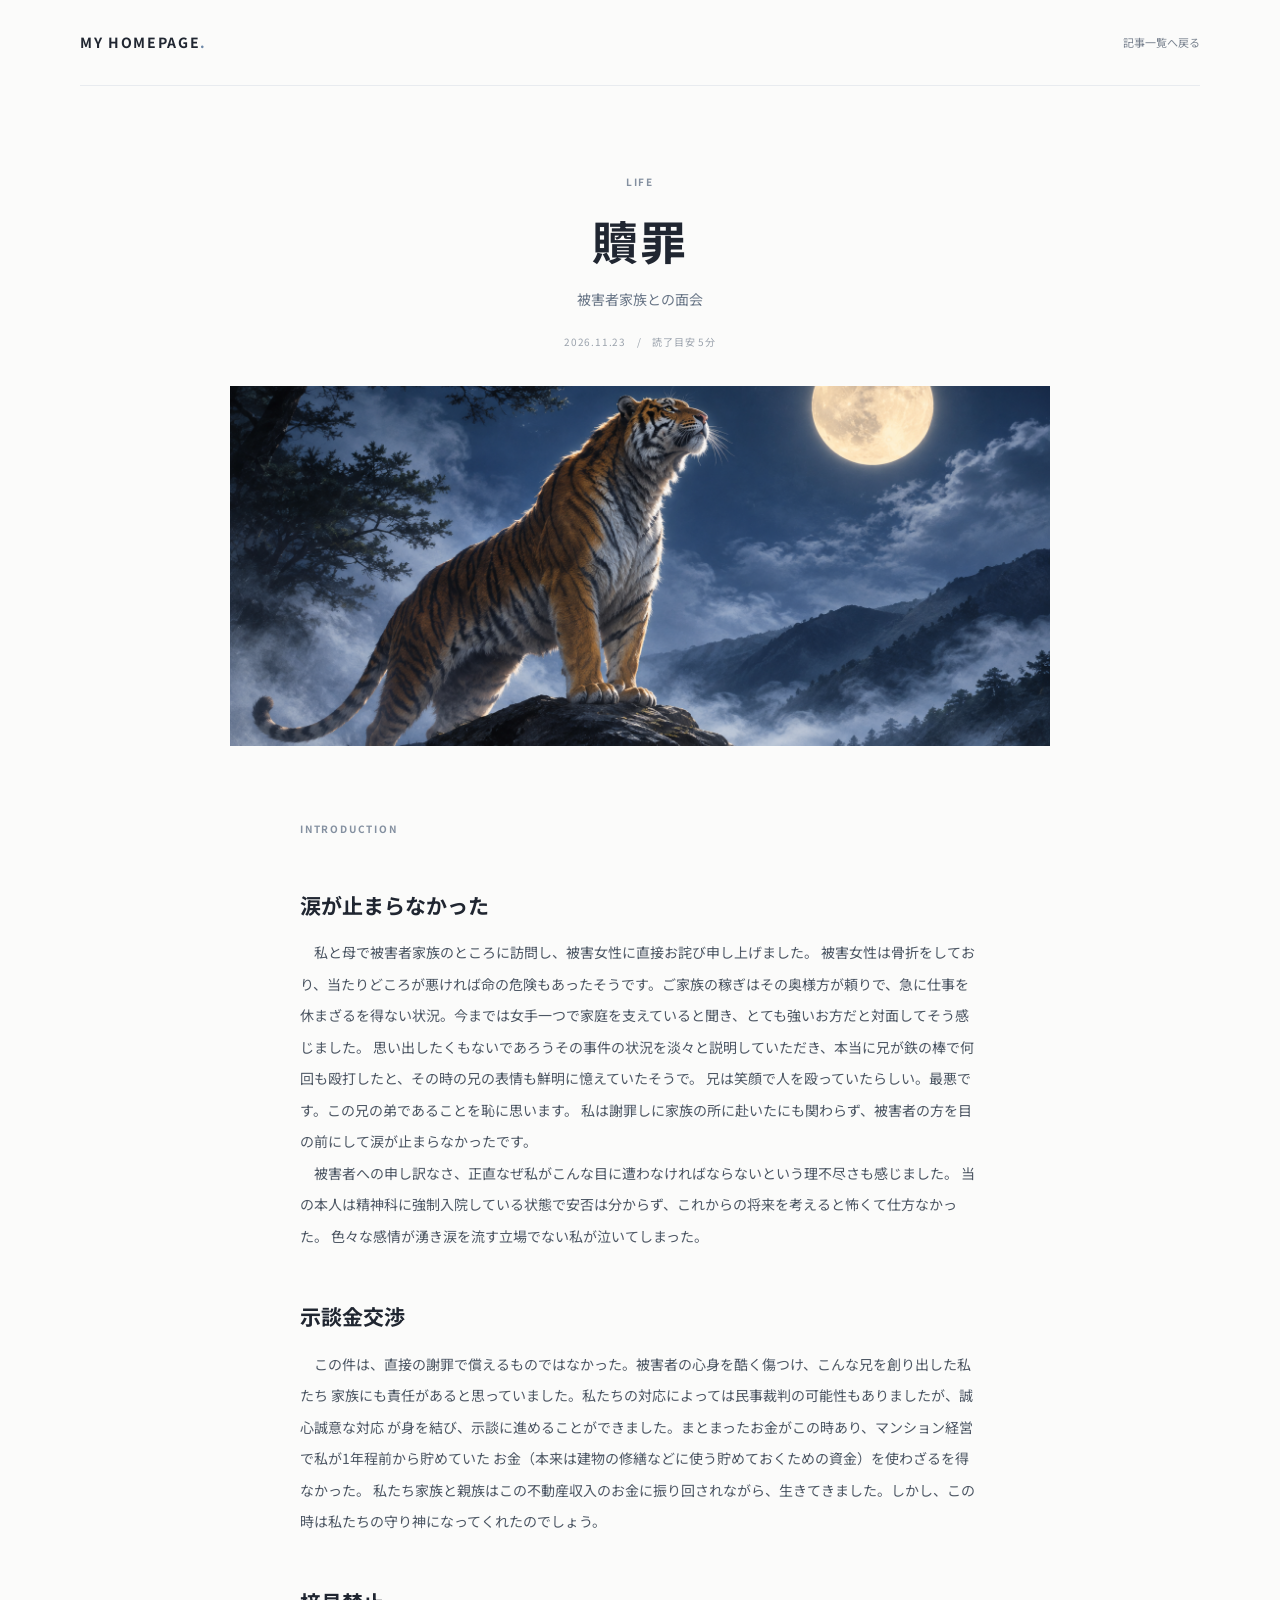
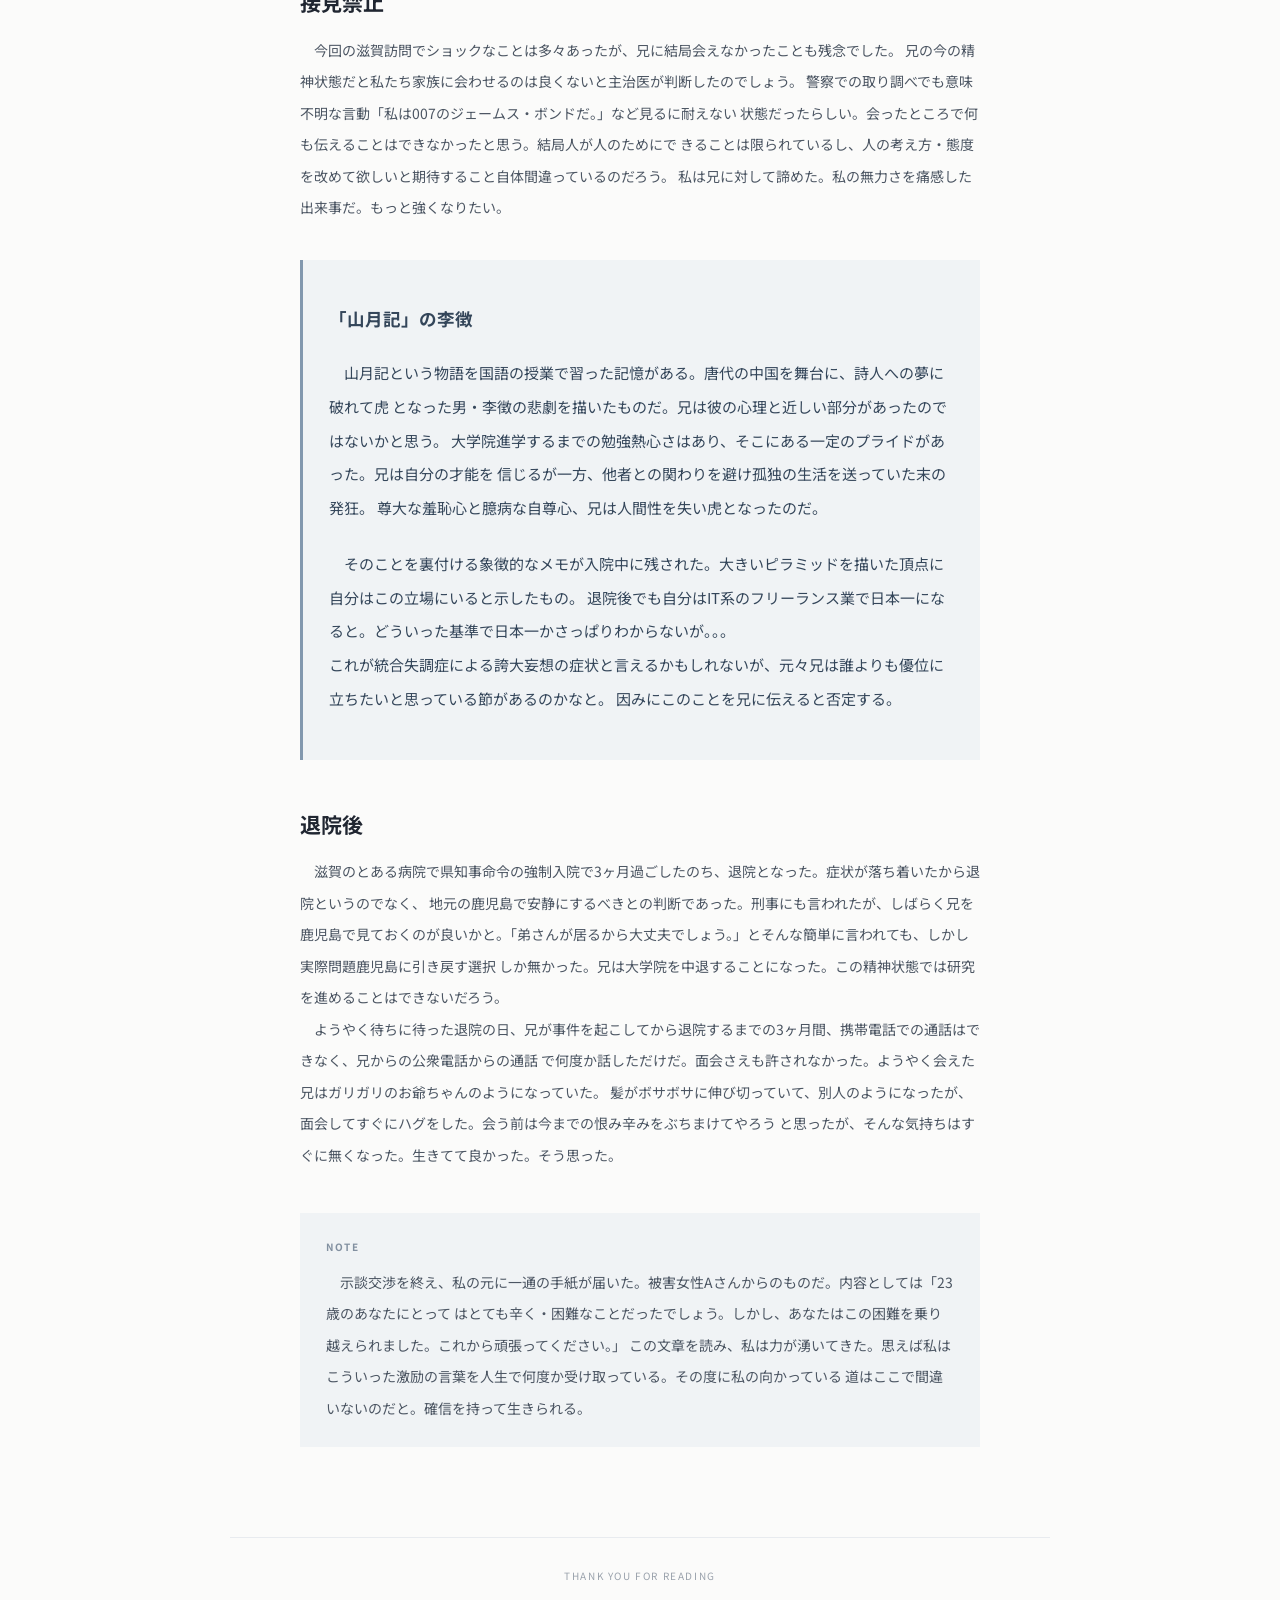
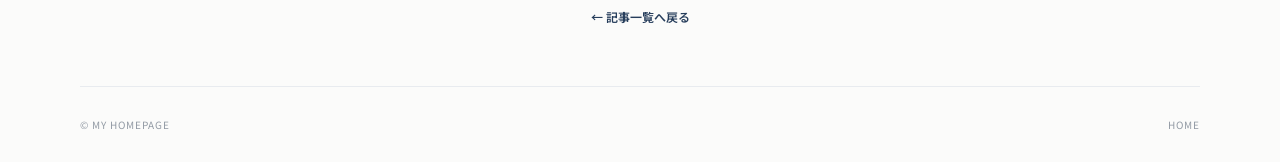
<file: MyHomePage/articles/article03.html>
<!DOCTYPE html>
<html lang="ja">
<head>
  <meta charset="UTF-8">
  <meta name="viewport" content="width=device-width, initial-scale=1.0">
  <meta name="description" content="私の兄についての記事です。">
  <title>贖罪 | MyHomePage</title>
  <link rel="preconnect" href="https://fonts.googleapis.com">
  <link rel="preconnect" href="https://fonts.gstatic.com" crossorigin>
  <link href="https://fonts.googleapis.com/css2?family=Noto+Sans+JP:wght@400;500;600;700&display=swap" rel="stylesheet">
  <link rel="stylesheet" href="../css/article.css">
</head>
<body>
  <header class="site-header">
    <a class="site-logo" href="../index.html">MY HOMEPAGE<span>.</span></a>
    <a class="back-top" href="../about.html">記事一覧へ戻る</a>
  </header>

  <main>
    <article class="article">
      <header class="article-header">
        <p class="eyebrow">LIFE</p>
        <h1>贖罪<span></span></h1>
        <p class="article-subtitle">被害者家族との面会</p>
        <p class="article-date">2026.11.23　/　読了目安 5分</p>
      </header>

      <div class="article-cover3" role="img" aria-label="卓球場">
      </div>

      <div class="article-body">
        <p class="eyebrow">INTRODUCTION</p>
        <h2>涙が止まらなかった</h2>
        <p>　私と母で被害者家族のところに訪問し、被害女性に直接お詫び申し上げました。
          被害女性は骨折をしており、当たりどころが悪ければ命の危険もあったそうです。ご家族の稼ぎはその奥様方が頼りで、急に仕事を
          休まざるを得ない状況。今までは女手一つで家庭を支えていると聞き、とても強いお方だと対面してそう感じました。
          思い出したくもないであろうその事件の状況を淡々と説明していただき、本当に兄が鉄の棒で何回も殴打したと、その時の兄の表情も鮮明に憶えていたそうで。
          兄は笑顔で人を殴っていたらしい。最悪です。この兄の弟であることを恥に思います。
          私は謝罪しに家族の所に赴いたにも関わらず、被害者の方を目の前にして涙が止まらなかったです。
          <br>　被害者への申し訳なさ、正直なぜ私がこんな目に遭わなければならないという理不尽さも感じました。
          当の本人は精神科に強制入院している状態で安否は分からず、これからの将来を考えると怖くて仕方なかった。
          色々な感情が湧き涙を流す立場でない私が泣いてしまった。
        </p>

        <h2>示談金交渉</h2>
        <p>　この件は、直接の謝罪で償えるものではなかった。被害者の心身を酷く傷つけ、こんな兄を創り出した私たち
          家族にも責任があると思っていました。私たちの対応によっては民事裁判の可能性もありましたが、誠心誠意な対応
          が身を結び、示談に進めることができました。まとまったお金がこの時あり、マンション経営で私が1年程前から貯めていた
          お金（本来は建物の修繕などに使う貯めておくための資金）を使わざるを得なかった。
          私たち家族と親族はこの不動産収入のお金に振り回されながら、生きてきました。しかし、この時は私たちの守り神になってくれたのでしょう。
        </p>

        <h2>接見禁止</h2>
        <p>
          　今回の滋賀訪問でショックなことは多々あったが、兄に結局会えなかったことも残念でした。
          兄の今の精神状態だと私たち家族に会わせるのは良くないと主治医が判断したのでしょう。
          警察での取り調べでも意味不明な言動「私は007のジェームス・ボンドだ。」など見るに耐えない
          状態だったらしい。会ったところで何も伝えることはできなかったと思う。結局人が人のためにで
          きることは限られているし、人の考え方・態度を改めて欲しいと期待すること自体間違っているのだろう。
          私は兄に対して諦めた。私の無力さを痛感した出来事だ。もっと強くなりたい。
        </p>


        <blockquote>
          <h3>「山月記」の李徴</h3>
          <p>
            　山月記という物語を国語の授業で習った記憶がある。唐代の中国を舞台に、詩人への夢に破れて虎
            となった男・李徴の悲劇を描いたものだ。兄は彼の心理と近しい部分があったのではないかと思う。
            大学院進学するまでの勉強熱心さはあり、そこにある一定のプライドがあった。兄は自分の才能を
            信じるが一方、他者との関わりを避け孤独の生活を送っていた末の発狂。
            尊大な羞恥心と臆病な自尊心、兄は人間性を失い虎となったのだ。</p>
          <p>
            　そのことを裏付ける象徴的なメモが入院中に残された。大きいピラミッドを描いた頂点に自分はこの立場にいると示したもの。
            退院後でも自分はIT系のフリーランス業で日本一になると。どういった基準で日本一かさっぱりわからないが。。。
            <br>これが統合失調症による誇大妄想の症状と言えるかもしれないが、元々兄は誰よりも優位に立ちたいと思っている節があるのかなと。
            因みにこのことを兄に伝えると否定する。
          </p>

        </blockquote>

        <h2>退院後</h2>
        <p>
          　滋賀のとある病院で県知事命令の強制入院で3ヶ月過ごしたのち、退院となった。症状が落ち着いたから退院というのでなく、
          地元の鹿児島で安静にするべきとの判断であった。刑事にも言われたが、しばらく兄を鹿児島で見ておくのが良いかと。「弟さんが居るから大丈夫でしょう。」とそんな簡単に言われても、しかし実際問題鹿児島に引き戻す選択
          しか無かった。兄は大学院を中退することになった。この精神状態では研究を進めることはできないだろう。
          <br>　ようやく待ちに待った退院の日、兄が事件を起こしてから退院するまでの3ヶ月間、携帯電話での通話はできなく、兄からの公衆電話からの通話
          で何度か話しただけだ。面会さえも許されなかった。ようやく会えた兄はガリガリのお爺ちゃんのようになっていた。
          髪がボサボサに伸び切っていて、別人のようになったが、面会してすぐにハグをした。会う前は今までの恨み辛みをぶちまけてやろう
          と思ったが、そんな気持ちはすぐに無くなった。生きてて良かった。そう思った。
        </p>

        <div class="article-note">
          <p class="note-label">NOTE</p>
            　示談交渉を終え、私の元に一通の手紙が届いた。被害女性Aさんからのものだ。内容としては「23歳のあなたにとって
            はとても辛く・困難なことだったでしょう。しかし、あなたはこの困難を乗り越えられました。これから頑張ってください。」
            この文章を読み、私は力が湧いてきた。思えば私はこういった激励の言葉を人生で何度か受け取っている。その度に私の向かっている
            道はここで間違いないのだと。確信を持って生きられる。
          </p>
        </div>
      </div>

      <footer class="article-footer">
        <p>THANK YOU FOR READING</p>
        <a href="../about.html">← 記事一覧へ戻る</a>
      </footer>
    </article>
  </main>

  <footer class="site-footer"><span>© MY HOMEPAGE</span><a href="../index.html">HOME</a></footer>
</body>
</html>
</file>
<file: MyHomePage/css/style.css>
@import url('https://fonts.googleapis.com/css2?family=DM+Sans:wght@400;500;600;700&display=swap');
:root{--ink:#17212b;--muted:#687582;--accent:#ff765e;--paper:#f7f8fa;--line:#e6e9ed}
*{box-sizing:border-box}
html{scroll-behavior:smooth;scroll-padding-top:90px}
body{margin:0;font-family:'Noto Sans JP','DM Sans',sans-serif;color:var(--ink);background:#fff;line-height:1.8}
a{color:inherit;text-decoration:none}
.site-header{height:76px;padding:0 8%;display:flex;align-items:center;justify-content:space-between;background:rgba(255,255,255,.94);position:sticky;top:0;z-index:10;border-bottom:1px solid rgba(230,233,237,.8);backdrop-filter:blur(12px)}
.logo{font-family:'DM Sans',sans-serif;font-weight:700;letter-spacing:.08em;font-size:1.05rem}.logo span,.hero h1 span{color:var(--accent)}
.nav{display:flex;gap:34px}.nav a{font:600 .75rem 'DM Sans',sans-serif;letter-spacing:.12em;color:#58636e;transition:color .2s}.nav a:hover{color:var(--accent)}
.menu-toggle{display:none;border:0;background:none;font-size:1.5rem;cursor:pointer}
.hero{min-height:650px;padding:100px 12% 90px;display:flex;align-items:center;position:relative;overflow:hidden;background:linear-gradient(115deg,#f7f8fa 0%,#fff 65%)}
.hero-content{max-width:560px;position:relative;z-index:1}.eyebrow{font:700 .72rem 'DM Sans',sans-serif;letter-spacing:.18em;color:var(--accent);margin:0 0 14px}
.hero h1{font:700 clamp(3.5rem,8vw,6.5rem)/1.1 'DM Sans',sans-serif;letter-spacing:-.06em;margin:0 0 12px}.hero-lead{font-weight:700;font-size:1.15rem;margin:0 0 12px}.hero-description{color:var(--muted);margin:0 0 32px}
.button{display:inline-flex;gap:28px;align-items:center;background:var(--ink);color:white;padding:14px 22px;font-size:.85rem;font-weight:700;transition:transform .2s,background .2s}.button:hover{transform:translateY(-3px);background:var(--accent)}.button span{font-size:1.1rem}
.hero-art{position:absolute;right:10%;top:50%;transform:translateY(-50%);width:390px;height:390px}.art-circle{position:absolute;width:330px;height:330px;border-radius:50%;background:#ffe6df;right:0;top:30px}.art-card{position:absolute;width:240px;height:270px;background:#fff;box-shadow:0 25px 65px #17212b20;left:20px;top:65px;padding:25px;display:flex;flex-direction:column;justify-content:space-between;transform:rotate(-8deg);border:1px solid #f0f0f0}.art-card span,.art-card small{font:700 .65rem 'DM Sans',sans-serif;letter-spacing:.15em;color:var(--muted)}.art-card strong{font:700 5rem 'DM Sans',sans-serif;color:var(--accent);text-align:center}.art-dot{position:absolute;border-radius:50%;background:var(--accent)}.dot-one{width:22px;height:22px;right:0;top:30px}.dot-two{width:12px;height:12px;left:0;bottom:25px;background:#263b4b}
.scroll-cue{position:absolute;bottom:30px;left:12%;font:700 .65rem 'DM Sans',sans-serif;letter-spacing:.2em;color:var(--muted)}.scroll-cue span{margin-left:12px;color:var(--accent)}
.section{padding:105px 12%;}.section-heading{margin-bottom:48px}.section-heading h2,.contact h2{font-size:2rem;line-height:1.4;margin:0;letter-spacing:.02em}
.about{background:#fff}.about-body{display:grid;grid-template-columns:210px 1fr;gap:55px;align-items:center;max-width:850px}
.avatar {
    width: 190px;
    height: 190px;
    border-radius: 50%;
    overflow: hidden;
    }

.avatar img {
    width: 100%;
    height: 100%;
    object-fit: cover;
    display: block;
    }
.about-body h3{font-size:1.2rem;margin:0 0 14px}.about-body p{color:var(--muted);font-size:.92rem}.text-link{display:inline-block;margin-top:8px;font-size:.85rem;font-weight:700;border-bottom:1px solid var(--accent);padding-bottom:4px}
.skills{background:var(--paper)}.skill-grid{display:grid;grid-template-columns:repeat(3,1fr);gap:20px}.skill-card{background:#fff;padding:30px 26px;border:1px solid var(--line);transition:transform .2s,box-shadow .2s}.skill-card:hover,.work-card:hover{transform:translateY(-5px);box-shadow:0 18px 35px #17212b0d}.skill-icon{font-size:1.8rem;color:var(--accent)}.skill-card h3{font:700 1.05rem 'DM Sans',sans-serif;margin:12px 0}.skill-card p,.work-info>p:last-child{font-size:.85rem;color:var(--muted)}.tags{display:flex;gap:7px;flex-wrap:wrap;margin-top:20px}.tags span{font:600 .65rem 'DM Sans',sans-serif;background:#f1f3f5;padding:5px 9px;color:#56616c}
.work-grid{display:grid;grid-template-columns:repeat(3,1fr);gap:22px}.work-card {
    display: block;
    color: inherit;
    text-decoration: none;
    border: 1px solid var(--line);
    transition: transform .2s, box-shadow .2s;
    cursor: pointer;
  }
  .work-visual {
    height: 190px;
    padding: 20px;
    display: flex;
    flex-direction: column;
    justify-content: space-between;

    background-size: cover;
    background-position: center;
    background-repeat: no-repeat;
  }
  .work-visual span,
  .work-visual strong {
    position: relative;
    z-index: 1;
  }
  .visual-one {
    background-image: url("../images/qiita.png");
  }
  .visual-two {
    background-image: url("../images/processing.png");
  }
  .visual-three {
    background-image: url("../images/js.jpg");
  }
  .work-info{padding:20px}.work-type{font:700 .65rem 'DM Sans',sans-serif;letter-spacing:.15em;color:var(--accent);margin:0 0 6px}.work-info h3{font-size:1rem;margin:0}.hint{font-size:.75rem;color:var(--muted);margin-top:22px}
.contact{padding:95px 12%;background:var(--ink);color:#fff;text-align:center}.contact .eyebrow{color:#ff9b88}.contact h2{font-size:2.2rem}.contact>p:not(.eyebrow){color:#b9c2ca;margin:15px 0 28px;font-size:.9rem}.button-light{background:#fff;color:var(--ink)}.button-light:hover{background:var(--accent);color:#fff}
footer{padding:28px 8%;display:flex;align-items:center;justify-content:space-between}footer p{font: .7rem 'DM Sans',sans-serif;color:var(--muted)}
@media(max-width:850px){.hero{padding-left:8%;min-height:600px}.hero-art{right:-80px;opacity:.45}.scroll-cue{left:8%}.section{padding:80px 8%}.skill-grid,.work-grid{grid-template-columns:1fr 1fr}}
@media(max-width:600px){.site-header{height:66px;padding:0 6%}.menu-toggle{display:block}.nav{display:none;position:absolute;top:65px;left:0;right:0;background:#fff;padding:20px 6%;flex-direction:column;gap:18px;border-bottom:1px solid var(--line)}.nav.open{display:flex}.hero{min-height:610px;padding:85px 7% 100px;align-items:flex-start}.hero-art{width:260px;height:260px;right:-95px;top:70%;opacity:.25}.art-circle{width:230px;height:230px}.art-card{width:170px;height:190px;left:0;top:35px;padding:18px}.art-card strong{font-size:3.5rem}.hero h1{font-size:3.5rem}.scroll-cue{left:7%}.section{padding:72px 7%}.section-heading{margin-bottom:32px}.section-heading h2{font-size:1.65rem}.about-body{grid-template-columns:1fr;gap:25px}.avatar{width:130px;height:130px;font-size:2.5rem}.skill-grid,.work-grid{grid-template-columns:1fr}.skill-card{padding:25px}.work-visual{height:175px}.contact{padding:75px 7%}.contact h2{font-size:1.7rem}footer{padding:25px 6%;gap:12px;flex-direction:column}}
/* スキル評価 */
.skill-item {
    display: flex;
    justify-content: space-between;
    align-items: center;
    padding: 12px 0;
    border-bottom: 1px solid var(--line);
    font-size: 0.85rem;
}

.skill-item:last-child {
    border-bottom: none;
}

.stars {
    color: #f5a623;
    font-size: 1rem;
    letter-spacing: 2px;
    white-space: nowrap;
}

.stars span {
    color: #d8dde3;
}

/* スキルカードのタイトル */
.skill-card h3 {
    font-size: 1rem;
    margin-bottom: 15px;
    padding-bottom: 12px;
    border-bottom: 2px solid var(--accent);
}
</file>
<file: MyHomePage/css/about.css>
* { box-sizing: border-box; }
:root {
  --ink: #202631;
  --muted: #77808d;
  --line: #e8ebef;
  --accent: #263d5b;
  --paper: #fbfbfa;
}
html { scroll-behavior: smooth; }
body {
  margin: 0;
  color: var(--ink);
  background: var(--paper);
  font-family: "Noto Sans JP", sans-serif;
  line-height: 1.8;
}
a { color: inherit; text-decoration: none; }
.site-header {
  width: min(1120px, calc(100% - 48px));
  height: 86px;
  margin: 0 auto;
  display: flex;
  align-items: center;
  justify-content: space-between;
  border-bottom: 1px solid var(--line);
}
.site-logo { font-size: 14px; font-weight: 700; letter-spacing: .12em; }
.site-logo span, .intro h1 span { color: #6c88a8; }
.site-header nav { display: flex; gap: 30px; }
.site-header nav a, .back-top { color: var(--muted); font-size: 11px; letter-spacing: .12em; }
.site-header nav a.active { color: var(--ink); font-weight: 700; }
.page-wrap { width: min(1000px, calc(100% - 48px)); margin: 0 auto; }
.intro { padding: 92px 0 76px; }
.eyebrow { margin: 0 0 14px; color: #8490a0; font-size: 10px; font-weight: 700; letter-spacing: .18em; }
.intro h1 { margin: 0; font-size: clamp(34px, 5vw, 54px); line-height: 1.35; letter-spacing: .04em; }
.lead { margin: 24px 0 0; color: var(--muted); font-size: 14px; line-height: 2.2; }
.articles-section { padding: 0 0 110px; }
.section-heading { display: flex; justify-content: space-between; align-items: end; margin-bottom: 25px; }
.section-heading .eyebrow { margin-bottom: 5px; }
.section-heading h2 { margin: 0; font-size: 27px; letter-spacing: .04em; }
.article-count { color: #9aa2ac; font-size: 10px; letter-spacing: .12em; }
.article-card {
  display: grid;
  grid-template-columns: 42% 1fr;
  overflow: hidden;
  background: #fff;
  border: 1px solid var(--line);
  transition: transform .25s ease, box-shadow .25s ease;
  margin-bottom: 30px;
}
.article-card:hover { transform: translateY(-4px); box-shadow: 0 18px 40px rgba(31, 44, 61, .08); }
.card-image {
  position: relative;
  height: 300px;
  background-image: url("../images/hikone_castle.jpg");
  background-size: cover;
  background-position: center;
  background-repeat: no-repeat;
}
.card-image2 {
  position: relative;
  height: 300px;
  background-image: url("../images/yuuhi.jpg");
  background-size: cover;
  background-position: center;
  background-repeat: no-repeat;
}
.card-image3 {
  position: relative;
  height: 300px;
  background-image: url("../images/yashiki.png");
  background-size: cover;
  background-position: center;
  background-repeat: no-repeat;
}
.image-label { position: absolute; right: 22px; bottom: 12px; color: rgba(255,255,255,.8); font-size: 54px; font-weight: 600; }
.card-content { padding: 34px 38px; display: flex; flex-direction: column; align-items: flex-start; }
.card-meta { display: flex; gap: 18px; color: #8994a1; font-size: 10px; letter-spacing: .1em; }
.card-content h3 { margin: 18px 0 3px; font-size: 23px; letter-spacing: .03em; }
.card-subtitle { margin: 0; color: #697687; font-size: 13px; }
.card-description { margin: 19px 0 24px; color: var(--muted); font-size: 12px; line-height: 2; }
.read-link { margin-top: auto; color: var(--accent); font-size: 10px; font-weight: 700; letter-spacing: .13em; }
.read-link span { padding-left: 8px; font-size: 15px; }
.site-footer {
  width: min(1120px, calc(100% - 48px));
  min-height: 76px; margin: 0 auto; border-top: 1px solid var(--line);
  display: flex; justify-content: space-between; align-items: center;
  color: #929aa4; font-size: 10px; letter-spacing: .1em;
}
@media (max-width: 680px) {
  .site-header { height: 70px; }
  .intro { padding: 65px 0 55px; }
  .lead { font-size: 12px; }
  .article-card { grid-template-columns: 1fr; }
  .card-image { min-height: 190px; }
  .card-content { padding: 25px 23px 28px; }
  .card-content h3 { font-size: 20px; }
  .articles-section { padding-bottom: 75px; }
}
</file>
<file: MyHomePage/css/article.css>
* { box-sizing: border-box; }
:root { --ink: #202631; --muted: #77808d; --line: #e8ebef; --accent: #263d5b; --paper: #fbfbfa; }
body { margin: 0; color: var(--ink); background: var(--paper); font-family: "Noto Sans JP", sans-serif; line-height: 1.9; }
a { color: inherit; text-decoration: none; }
.site-header { width: min(1120px, calc(100% - 48px)); height: 86px; margin: 0 auto; display: flex; align-items: center; justify-content: space-between; border-bottom: 1px solid var(--line); }
.site-logo { font-size: 14px; font-weight: 700; letter-spacing: .12em; }
.site-logo span, .article-header h1 span { color: #6c88a8; }
.back-top { color: var(--muted); font-size: 11px; }
.article { width: min(820px, calc(100% - 48px)); margin: 0 auto; }
.article-header { padding: 86px 0 35px; text-align: center; }
.eyebrow { margin: 0 0 16px; color: #8490a0; font-size: 10px; font-weight: 700; letter-spacing: .18em; }
.eyebrow span { padding: 0 7px; }
.article-header h1 { margin: 0; font-size: clamp(30px, 5vw, 46px); line-height: 1.45; letter-spacing: .04em; }
.article-subtitle { margin: 12px 0 20px; color: #697687; font-size: 14px; }
.article-date { margin: 0; color: #9aa2ac; font-size: 10px; letter-spacing: .08em; }
.article-cover { position: relative; height: 360px; display: grid; place-items: center; overflow: hidden; color: rgba(255,255,255,.85); 
  background-image: url("../images/hotel.jpg");   
  background-size: cover;
  background-position: center;
  background-repeat: no-repeat;font-size: 11px; letter-spacing: .25em; 
}
.article-cover2 { position: relative; height: 360px; display: grid; place-items: center; overflow: hidden; color: rgba(255,255,255,.85); 
  background-image: url("../images/卓球場.png");   
  background-size: cover;
  background-position: center;
  background-repeat: no-repeat;font-size: 11px; letter-spacing: .25em; 
}
.article-cover3 { position: relative; height: 360px; display: grid; place-items: center; overflow: hidden; color: rgba(255,255,255,.85); 
  background-image: url("../images/tiger.png");   
  background-size: cover;
  background-position: center;
  background-repeat: no-repeat;font-size: 11px; letter-spacing: .25em; 
}
.article-cover::before { inset: 9%; }
.article-body { width: min(680px, 100%); margin: 72px auto 90px; color: #4c5663; font-size: 14px; line-height: 2.25; }
.article-body .eyebrow { margin-bottom: 8px; }
.article-body h2 { margin: 48px 0 15px; color: var(--ink); font-size: 21px; line-height: 1.6; }
.article-body p { margin: 0 0 22px; }
.article-body blockquote { margin: 36px 0; padding: 22px 26px; border-left: 3px solid #8298ae; background: #f0f3f5; color: #34465a; font-size: 15px; }
.article-note { margin-top: 42px; padding: 23px 26px; background: #f0f3f5; }
.article-note p { margin: 0; }
.article-note .note-label { margin-bottom: 8px; color: #8290a0; font-size: 10px; font-weight: 700; letter-spacing: .16em; }
.article-footer { padding: 28px 0 55px; border-top: 1px solid var(--line); text-align: center; }
.article-footer p { margin: 0 0 15px; color: #9aa2ac; font-size: 10px; letter-spacing: .16em; }
.article-footer a { color: var(--accent); font-size: 12px; font-weight: 600; }
.site-footer { width: min(1120px, calc(100% - 48px)); min-height: 76px; margin: 0 auto; border-top: 1px solid var(--line); display: flex; justify-content: space-between; align-items: center; color: #929aa4; font-size: 10px; letter-spacing: .1em; }
@media (max-width: 680px) {
  .site-header { height: 70px; }
  .article-header { padding: 62px 0 28px; }
  .article-cover, .article-cover2, .article-cover3 { height: 220px; }
  .article-body { margin: 48px auto 65px; font-size: 13px; }
  .article-body h2 { margin-top: 38px; font-size: 19px; }
}
</file>
